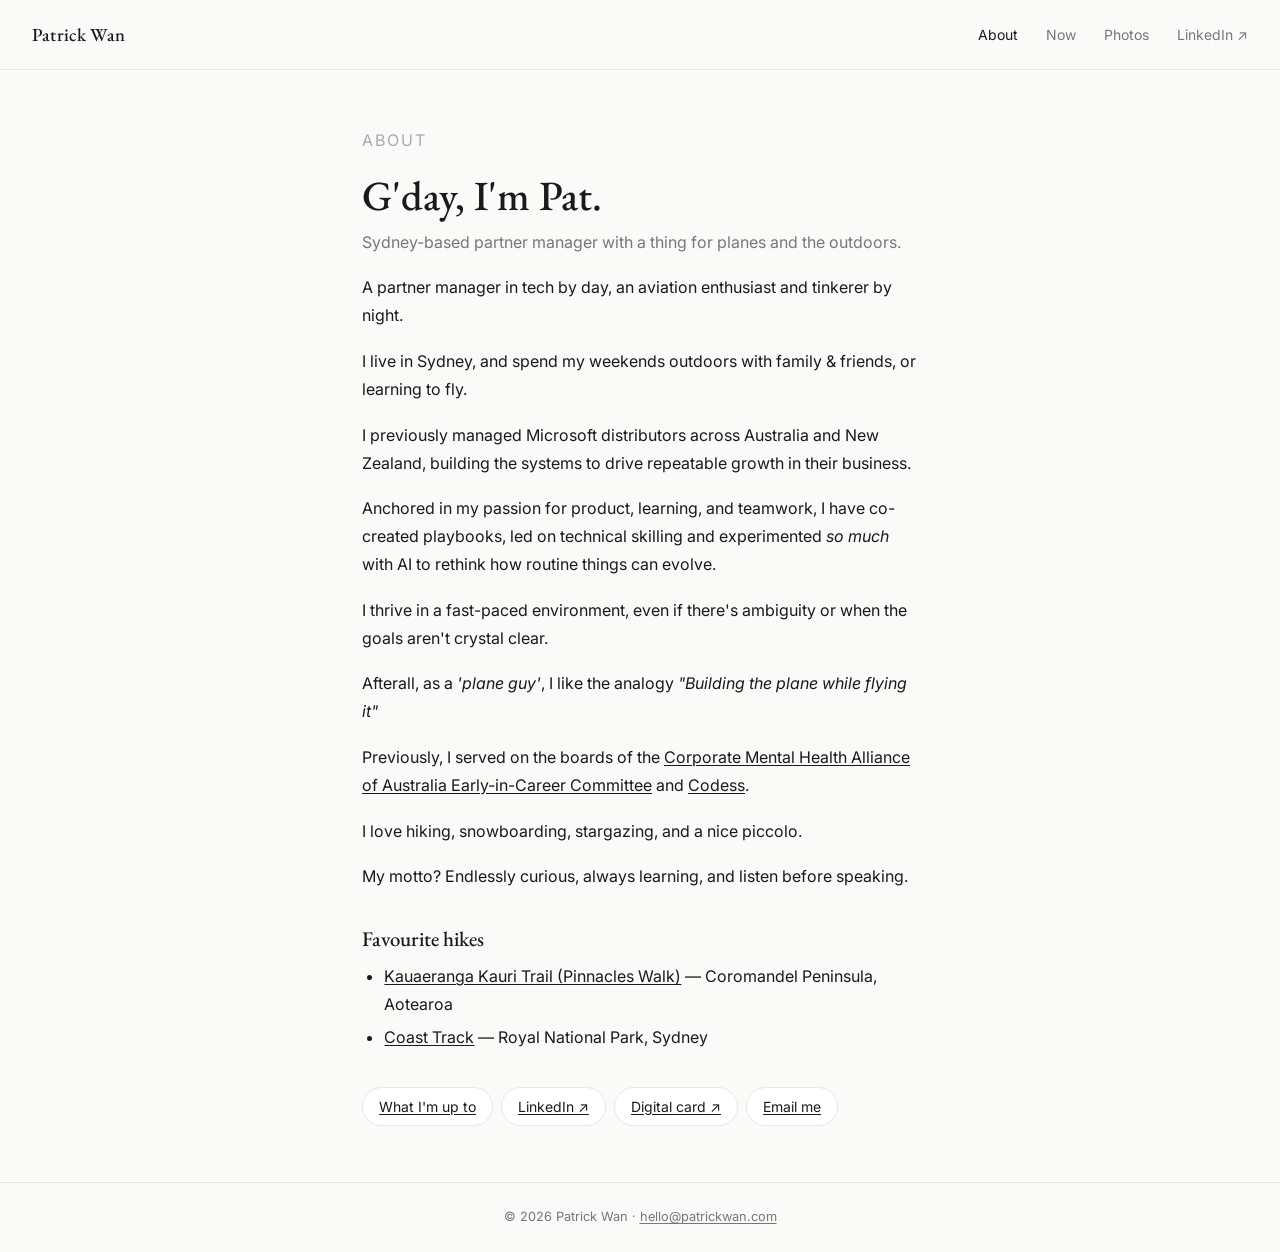
<file: intro/index.html>
<!DOCTYPE html>
<html lang="en-AU">
<head>
  <meta charset="UTF-8">
  <meta name="viewport" content="width=device-width, initial-scale=1.0">
  <title>About — Patrick Wan</title>

  <!-- SEO -->
  <meta name="description" content="About Patrick Wan — Sydney-based partner manager. Hiker, aviation enthusiast, oat-piccolo person. Currently with Microsoft.">
  <meta name="author" content="Patrick Wan">
  <link rel="canonical" href="https://patrickwan.com/intro/">

  <!-- Open Graph -->
  <meta property="og:title" content="About — Patrick Wan">
  <meta property="og:description" content="About Patrick Wan — Sydney-based partner manager. Hiker, aviation enthusiast, oat-piccolo person. Currently with Microsoft.">
  <meta property="og:url" content="https://patrickwan.com/intro/">
  <meta property="og:type" content="website">
  <meta property="og:site_name" content="Patrick Wan">
  <meta property="og:locale" content="en_AU">
  <meta property="og:image" content="https://patrickwan.com/files/og-image.jpg">
  <meta property="og:image:width" content="1200">
  <meta property="og:image:height" content="630">
  <meta property="og:image:alt" content="Patrick Wan — personal site">

  <!-- Twitter -->
  <meta name="twitter:card" content="summary_large_image">
  <meta name="twitter:title" content="About — Patrick Wan">
  <meta name="twitter:description" content="About Patrick Wan — Sydney-based partner manager. Hiker, aviation enthusiast, oat-piccolo person. Currently with Microsoft.">
  <meta name="twitter:image" content="https://patrickwan.com/files/og-image.jpg">

  <!-- Favicons -->
  <link rel="icon" href="/files/favicon-animated-png.png" type="image/png">
  <link rel="apple-touch-icon" sizes="180x180" href="/files/apple-touch-icon.png">
  <link rel="icon" type="image/png" sizes="32x32" href="/files/favicon-32x32.png">
  <link rel="icon" type="image/png" sizes="16x16" href="/files/favicon-16x16.png">
  <link rel="manifest" href="/files/site.webmanifest">
  <link rel="mask-icon" href="/files/safari-pinned-tab.svg" color="#5bbad5">
  <link rel="shortcut icon" href="/files/favicon.ico">
  <meta name="msapplication-TileColor" content="#da532c">
  <meta name="msapplication-config" content="/files/browserconfig.xml">
  <meta name="theme-color" content="#ffffff">

  <!-- Shared stylesheet -->
  <link rel="stylesheet" href="/css/style.css">
</head>
<body>

  <nav>
    <a class="nav-name" href="/">Patrick Wan</a>
    <ul class="nav-links">
      <li><a href="/intro">About</a></li>
      <li><a href="/now">Now</a></li>
      <li><a href="/photos">Photos</a></li>
      <li><a href="https://www.linkedin.com/in/patrick-wan/" target="_blank" rel="noopener">LinkedIn ↗</a></li>
    </ul>
  </nav>

  <main class="page-wrap">

    <p class="eyebrow">About</p>
    <h1>G'day, I'm Pat.</h1>
    <p class="photos-subtitle">Sydney-based partner manager with a thing for planes and the outdoors.</p>

    <p>A partner manager in tech by day, an aviation enthusiast and tinkerer by night.</p>

    <p>I live in Sydney, and spend my weekends outdoors with family &amp; friends, or learning to fly.</p>

    <p>I previously managed Microsoft distributors across Australia and New Zealand, building the systems to drive repeatable growth in their business. </p>
    <p>Anchored in my passion for product, learning, and teamwork, I have co-created playbooks, led on technical skilling and experimented <i>so much</i> with AI to rethink how routine things can evolve.</p>
    <p>I thrive in a fast-paced environment, even if there's ambiguity or when the goals aren't crystal clear.</p>
    <p>Afterall, as a <i>'plane guy'</i>, I like the analogy <i>"Building the plane while flying it"</i></p>

    <p>Previously, I served on the boards of the <a href="https://cmhaa.org.au/early-in-career/committee/">Corporate Mental Health Alliance of Australia Early-in-Career Committee</a> and <a href="https://careers.microsoft.com/v2/global/en/codess.html">Codess</a>.</p>

    <p>I love hiking, snowboarding, stargazing, and a nice piccolo.</p>
    <p>My motto? Endlessly curious, always learning, and listen before speaking.</p>

    <h3>Favourite hikes</h3>
    <ul>
      <li><a href="https://www.alltrails.com/trail/new-zealand/waikato/the-pinnacles-track">Kauaeranga Kauri Trail (Pinnacles Walk)</a> — Coromandel Peninsula, Aotearoa</li>
      <li><a href="https://www.alltrails.com/trail/australia/new-south-wales/royal-national-park-coast-track-south-to-north">Coast Track</a> — Royal National Park, Sydney</li>
    </ul>

    <div class="pill-row">
      <a class="pill" href="/now">What I'm up to</a>
      <a class="pill" href="https://www.linkedin.com/in/patrick-wan/" target="_blank" rel="noopener">LinkedIn ↗</a>
      <a class="pill" href="https://patrickwan.com/" target="_blank" rel="noopener">Digital card ↗</a>
      <a class="pill" href="mailto:hello@patrickwan.com">Email me</a>
    </div>

  </main>

  <footer>
    &copy; <span id="yr"></span> Patrick Wan ·
    <a href="mailto:hello@patrickwan.com">hello@patrickwan.com</a>
    <script>document.getElementById('yr').textContent = new Date().getFullYear();</script>
  </footer>

  <script src="/js/nav.js"></script>
</body>
</html>
</file>
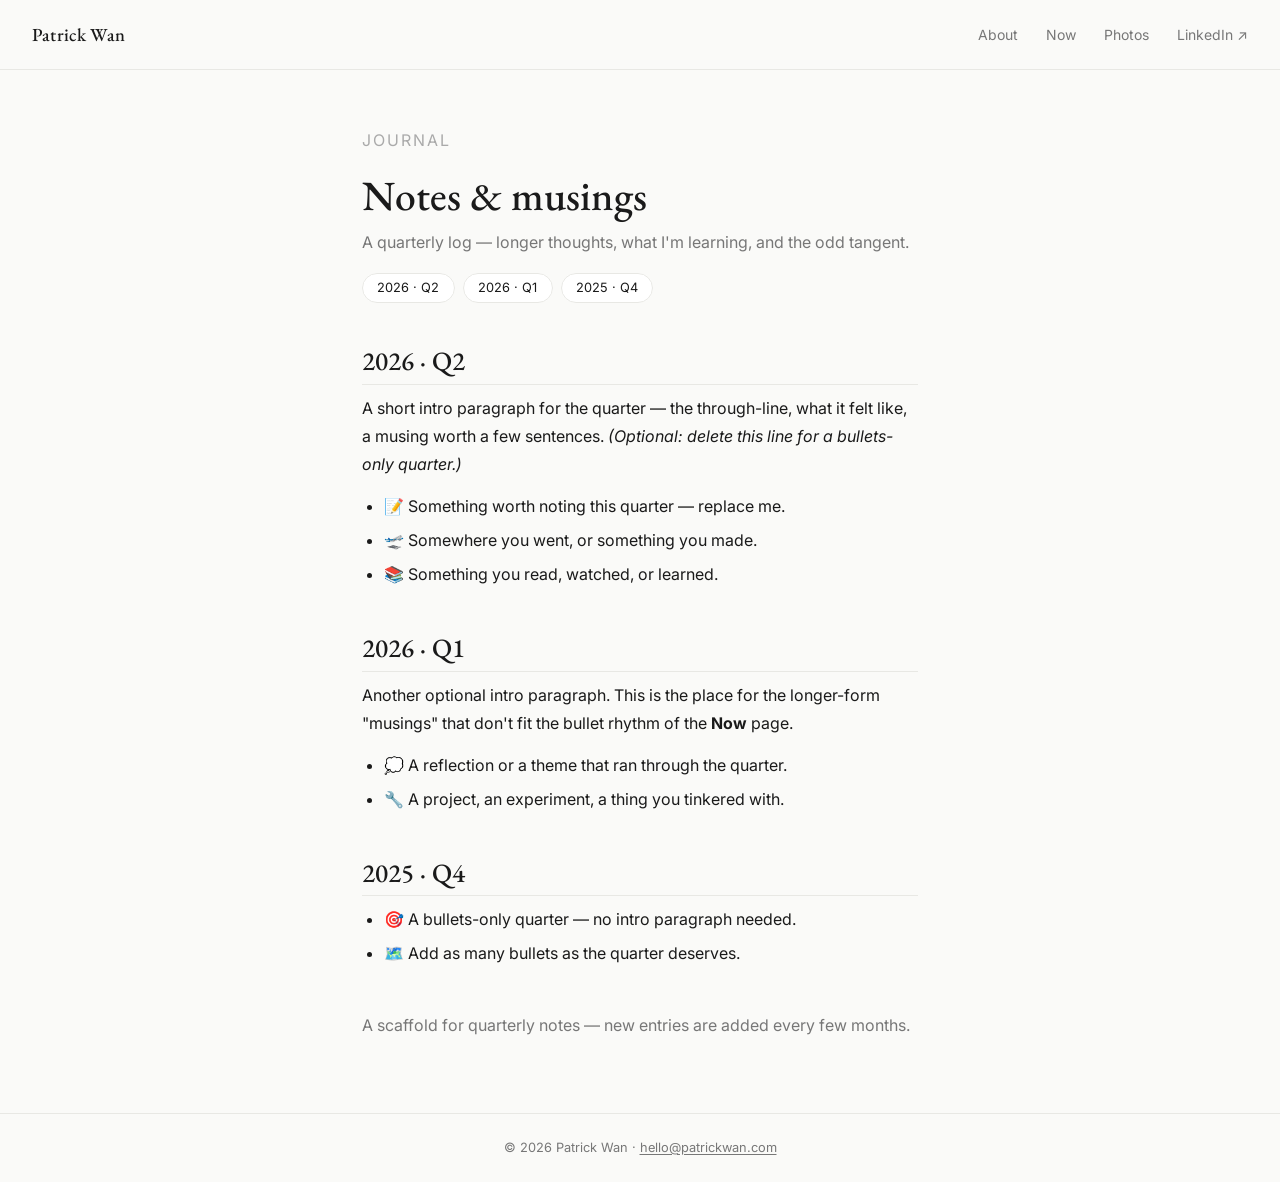
<file: journal/index.html>
<!DOCTYPE html>
<html lang="en-AU">
<head>
  <meta charset="UTF-8">
  <meta name="viewport" content="width=device-width, initial-scale=1.0">
  <title>Journal — Patrick Wan</title>

  <!-- Unlisted for now: keep out of search results until the content is real. -->
  <meta name="robots" content="noindex, follow">

  <!-- SEO -->
  <meta name="description" content="Patrick Wan's journal — a quarterly log of longer notes, musings, and what he's been thinking about.">
  <meta name="author" content="Patrick Wan">
  <link rel="canonical" href="https://patrickwan.com/journal/">

  <!-- Open Graph -->
  <meta property="og:title" content="Journal — Patrick Wan">
  <meta property="og:description" content="Patrick Wan's journal — a quarterly log of longer notes, musings, and what he's been thinking about.">
  <meta property="og:url" content="https://patrickwan.com/journal/">
  <meta property="og:type" content="website">
  <meta property="og:site_name" content="Patrick Wan">
  <meta property="og:locale" content="en_AU">
  <meta property="og:image" content="https://patrickwan.com/files/og-image.jpg">
  <meta property="og:image:width" content="1200">
  <meta property="og:image:height" content="630">
  <meta property="og:image:alt" content="Patrick Wan — personal site">

  <!-- Twitter -->
  <meta name="twitter:card" content="summary_large_image">
  <meta name="twitter:title" content="Journal — Patrick Wan">
  <meta name="twitter:description" content="Patrick Wan's journal — a quarterly log of longer notes, musings, and what he's been thinking about.">
  <meta name="twitter:image" content="https://patrickwan.com/files/og-image.jpg">

  <!-- Favicons -->
  <link rel="icon" href="/files/favicon-animated-png.png" type="image/png">
  <link rel="apple-touch-icon" sizes="180x180" href="/files/apple-touch-icon.png">
  <link rel="icon" type="image/png" sizes="32x32" href="/files/favicon-32x32.png">
  <link rel="icon" type="image/png" sizes="16x16" href="/files/favicon-16x16.png">
  <link rel="manifest" href="/files/site.webmanifest">
  <link rel="mask-icon" href="/files/safari-pinned-tab.svg" color="#5bbad5">
  <link rel="shortcut icon" href="/files/favicon.ico">
  <meta name="msapplication-TileColor" content="#da532c">
  <meta name="msapplication-config" content="/files/browserconfig.xml">
  <meta name="theme-color" content="#ffffff">

  <!-- Shared stylesheet -->
  <link rel="stylesheet" href="/css/style.css">
</head>
<body>

  <nav>
    <a class="nav-name" href="/">Patrick Wan</a>
    <ul class="nav-links">
      <li><a href="/intro">About</a></li>
      <li><a href="/now">Now</a></li>
      <li><a href="/photos">Photos</a></li>
      <li><a href="https://www.linkedin.com/in/patrick-wan/" target="_blank" rel="noopener">LinkedIn ↗</a></li>
    </ul>
  </nav>

  <main class="page-wrap">

    <p class="eyebrow">Journal</p>
    <h1>Notes &amp; musings</h1>
    <p class="photos-subtitle">A quarterly log — longer thoughts, what I'm learning, and the odd tangent.</p>

    <!-- ─── TABLE OF CONTENTS ────────────────────────────────────────────────
         A single horizontal strip of quarter links. On mobile it stays one line
         and scrolls sideways (swipe). To add a quarter: add an <li> here AND a
         matching <article id="…"> below. Keep both newest-first.
    ──────────────────────────────────────────────────────────────────────── -->
    <nav class="journal-toc" aria-label="Journal entries by quarter">
      <ul>
        <li><a href="#2026-q2">2026 · Q2</a></li>
        <li><a href="#2026-q1">2026 · Q1</a></li>
        <li><a href="#2025-q4">2025 · Q4</a></li>
      </ul>
    </nav>

    <!-- ─── ENTRIES — newest first ───────────────────────────────────────────
         Each quarter = one <article class="journal-entry" id="YYYY-qN" tabindex="-1">.
         Format: <h2> heading, an OPTIONAL intro <p>, then a <ul> of bullets.
         Delete the intro <p> if a quarter is bullets-only.
    ──────────────────────────────────────────────────────────────────────── -->

    <article class="journal-entry" id="2026-q2" tabindex="-1">
      <h2>2026 · Q2</h2>
      <p>A short intro paragraph for the quarter — the through-line, what it felt like, a musing worth a few sentences. <em>(Optional: delete this line for a bullets-only quarter.)</em></p>
      <ul>
        <li>📝 Something worth noting this quarter — replace me.</li>
        <li>🛫 Somewhere you went, or something you made.</li>
        <li>📚 Something you read, watched, or learned.</li>
      </ul>
    </article>

    <article class="journal-entry" id="2026-q1" tabindex="-1">
      <h2>2026 · Q1</h2>
      <p>Another optional intro paragraph. This is the place for the longer-form "musings" that don't fit the bullet rhythm of the <strong>Now</strong> page.</p>
      <ul>
        <li>💭 A reflection or a theme that ran through the quarter.</li>
        <li>🔧 A project, an experiment, a thing you tinkered with.</li>
      </ul>
    </article>

    <article class="journal-entry" id="2025-q4" tabindex="-1">
      <h2>2025 · Q4</h2>
      <ul>
        <li>🎯 A bullets-only quarter — no intro paragraph needed.</li>
        <li>🗺️ Add as many bullets as the quarter deserves.</li>
      </ul>
    </article>

    <p class="page-note">
      A scaffold for quarterly notes — new entries are added every few months.
    </p>

  </main>

  <footer>
    &copy; <span id="yr"></span> Patrick Wan ·
    <a href="mailto:hello@patrickwan.com">hello@patrickwan.com</a>
    <script>document.getElementById('yr').textContent = new Date().getFullYear();</script>
  </footer>

  <script src="/js/nav.js"></script>
</body>
</html>
</file>
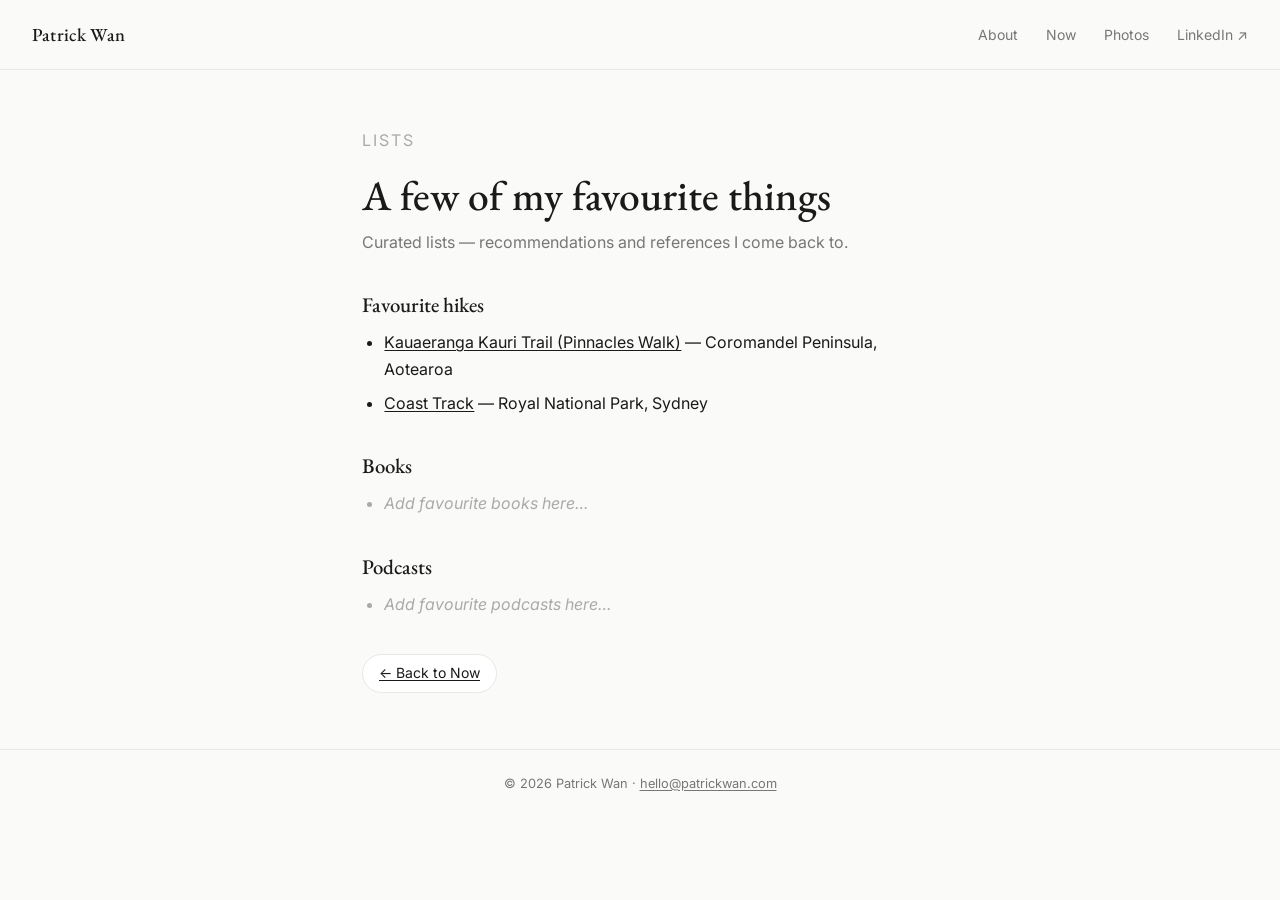
<file: lists/index.html>
<!DOCTYPE html>
<html lang="en-AU">
<head>
  <meta charset="UTF-8">
  <meta name="viewport" content="width=device-width, initial-scale=1.0">
  <title>Lists — Patrick Wan</title>

  <!-- SEO -->
  <meta name="description" content="Patrick Wan's curated lists — favourite hikes around Australia and New Zealand, with sections for books and podcasts.">
  <meta name="author" content="Patrick Wan">
  <link rel="canonical" href="https://patrickwan.com/lists/">

  <!-- Open Graph -->
  <meta property="og:title" content="Lists — Patrick Wan">
  <meta property="og:description" content="Patrick Wan's curated lists — favourite hikes around Australia and New Zealand, with sections for books and podcasts.">
  <meta property="og:url" content="https://patrickwan.com/lists/">
  <meta property="og:type" content="website">
  <meta property="og:site_name" content="Patrick Wan">
  <meta property="og:locale" content="en_AU">
  <meta property="og:image" content="https://patrickwan.com/files/og-image.jpg">
  <meta property="og:image:width" content="1200">
  <meta property="og:image:height" content="630">
  <meta property="og:image:alt" content="Patrick Wan — personal site">

  <!-- Twitter -->
  <meta name="twitter:card" content="summary_large_image">
  <meta name="twitter:title" content="Lists — Patrick Wan">
  <meta name="twitter:description" content="Patrick Wan's curated lists — favourite hikes around Australia and New Zealand, with sections for books and podcasts.">
  <meta name="twitter:image" content="https://patrickwan.com/files/og-image.jpg">

  <!-- Favicons -->
  <link rel="icon" href="/files/favicon-animated-png.png" type="image/png">
  <link rel="apple-touch-icon" sizes="180x180" href="/files/apple-touch-icon.png">
  <link rel="icon" type="image/png" sizes="32x32" href="/files/favicon-32x32.png">
  <link rel="icon" type="image/png" sizes="16x16" href="/files/favicon-16x16.png">
  <link rel="manifest" href="/files/site.webmanifest">
  <link rel="mask-icon" href="/files/safari-pinned-tab.svg" color="#5bbad5">
  <link rel="shortcut icon" href="/files/favicon.ico">
  <meta name="msapplication-TileColor" content="#da532c">
  <meta name="msapplication-config" content="/files/browserconfig.xml">
  <meta name="theme-color" content="#ffffff">

  <!-- Shared stylesheet -->
  <link rel="stylesheet" href="/css/style.css">
</head>
<body>

  <nav>
    <a class="nav-name" href="/">Patrick Wan</a>
    <ul class="nav-links">
      <li><a href="/intro">About</a></li>
      <li><a href="/now">Now</a></li>
      <li><a href="/photos">Photos</a></li>
      <li><a href="https://www.linkedin.com/in/patrick-wan/" target="_blank" rel="noopener">LinkedIn ↗</a></li>
    </ul>
  </nav>

  <main class="page-wrap">

    <p class="eyebrow">Lists</p>
    <h1>A few of my favourite things</h1>
    <p class="photos-subtitle">Curated lists — recommendations and references I come back to.</p>

    <h3>Favourite hikes</h3>
    <ul>
      <li>
        <a href="https://www.alltrails.com/trail/new-zealand/waikato/the-pinnacles-track">Kauaeranga Kauri Trail (Pinnacles Walk)</a>
        — Coromandel Peninsula, Aotearoa
      </li>
      <li>
        <a href="https://www.alltrails.com/trail/australia/new-south-wales/royal-national-park-coast-track-south-to-north">Coast Track</a>
        — Royal National Park, Sydney
      </li>
    </ul>

    <h3>Books</h3>
    <ul>
      <li class="now-placeholder">Add favourite books here…</li>
    </ul>

    <h3>Podcasts</h3>
    <ul>
      <li class="now-placeholder">Add favourite podcasts here…</li>
    </ul>

    <div class="pill-row">
      <a class="pill" href="/now">← Back to Now</a>
    </div>

  </main>

  <footer>
    &copy; <span id="yr"></span> Patrick Wan ·
    <a href="mailto:hello@patrickwan.com">hello@patrickwan.com</a>
    <script>document.getElementById('yr').textContent = new Date().getFullYear();</script>
  </footer>

  <script src="/js/nav.js"></script>
</body>
</html>
</file>
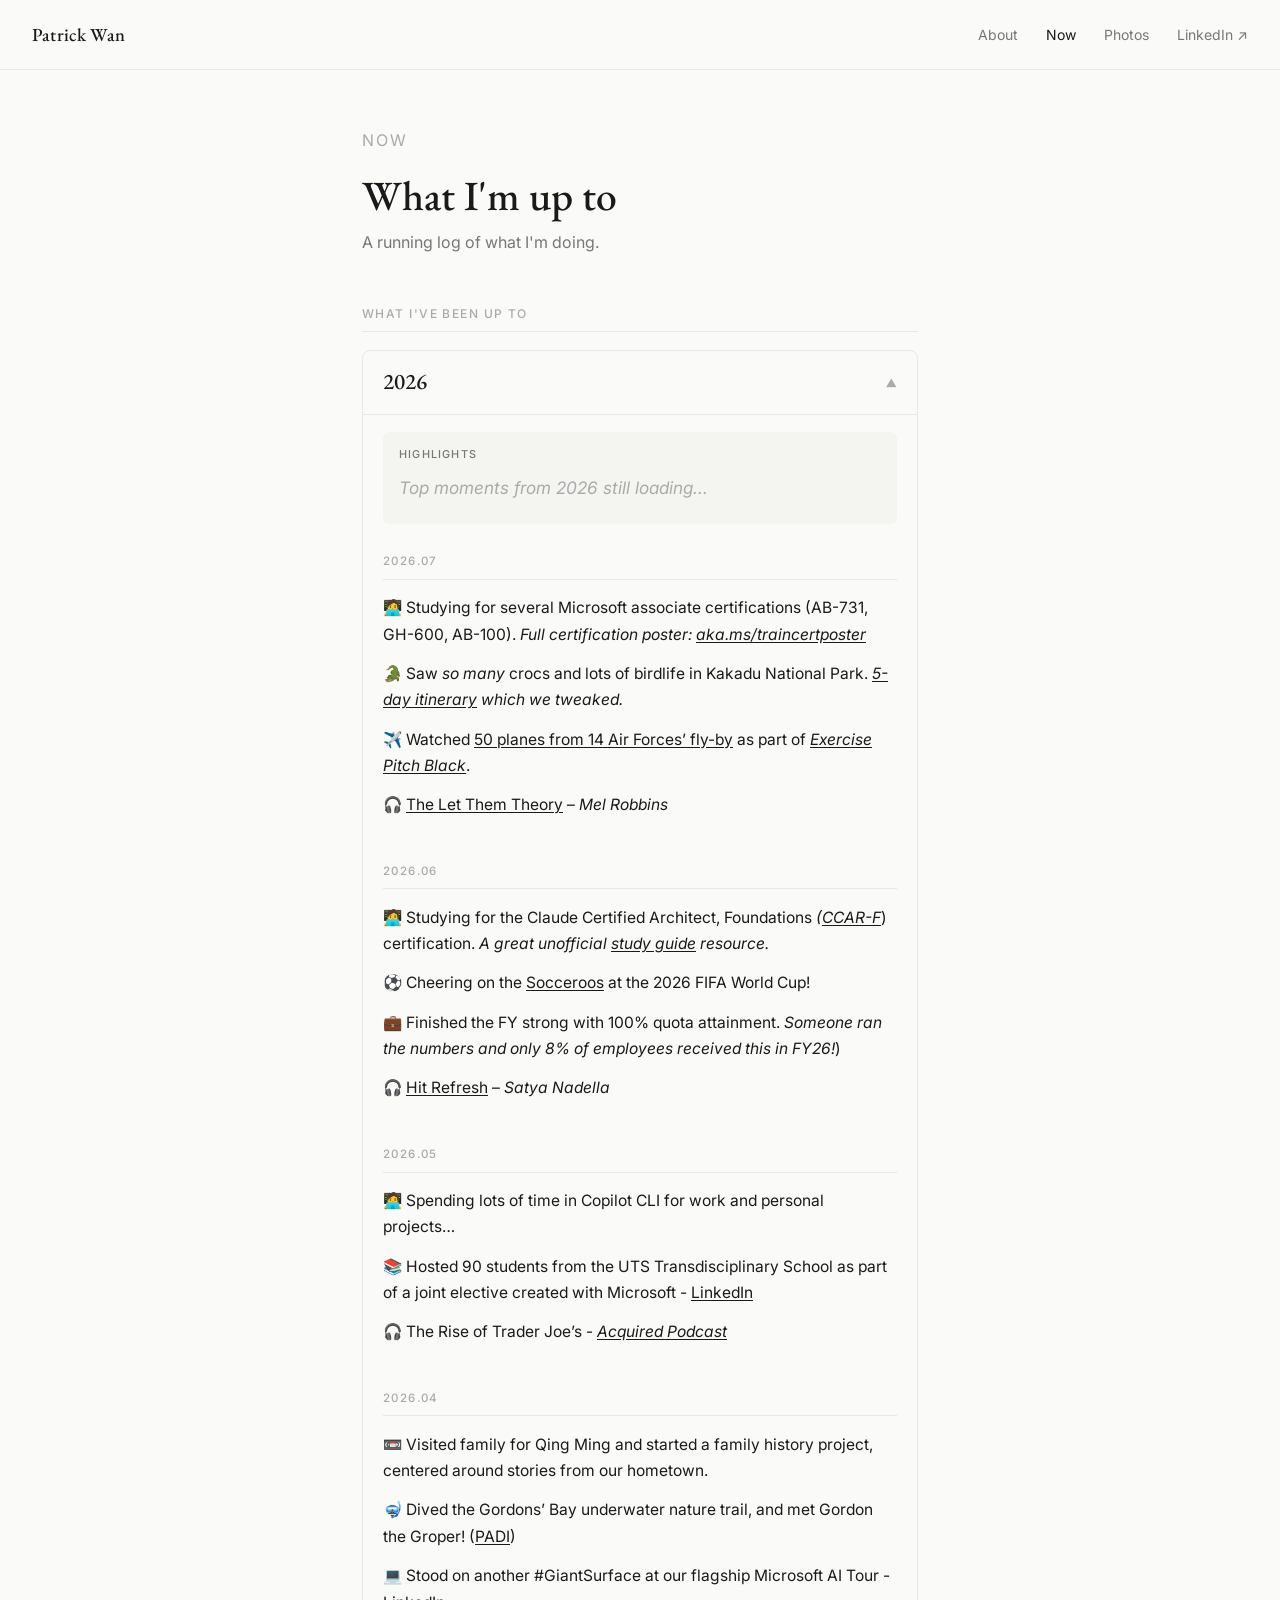
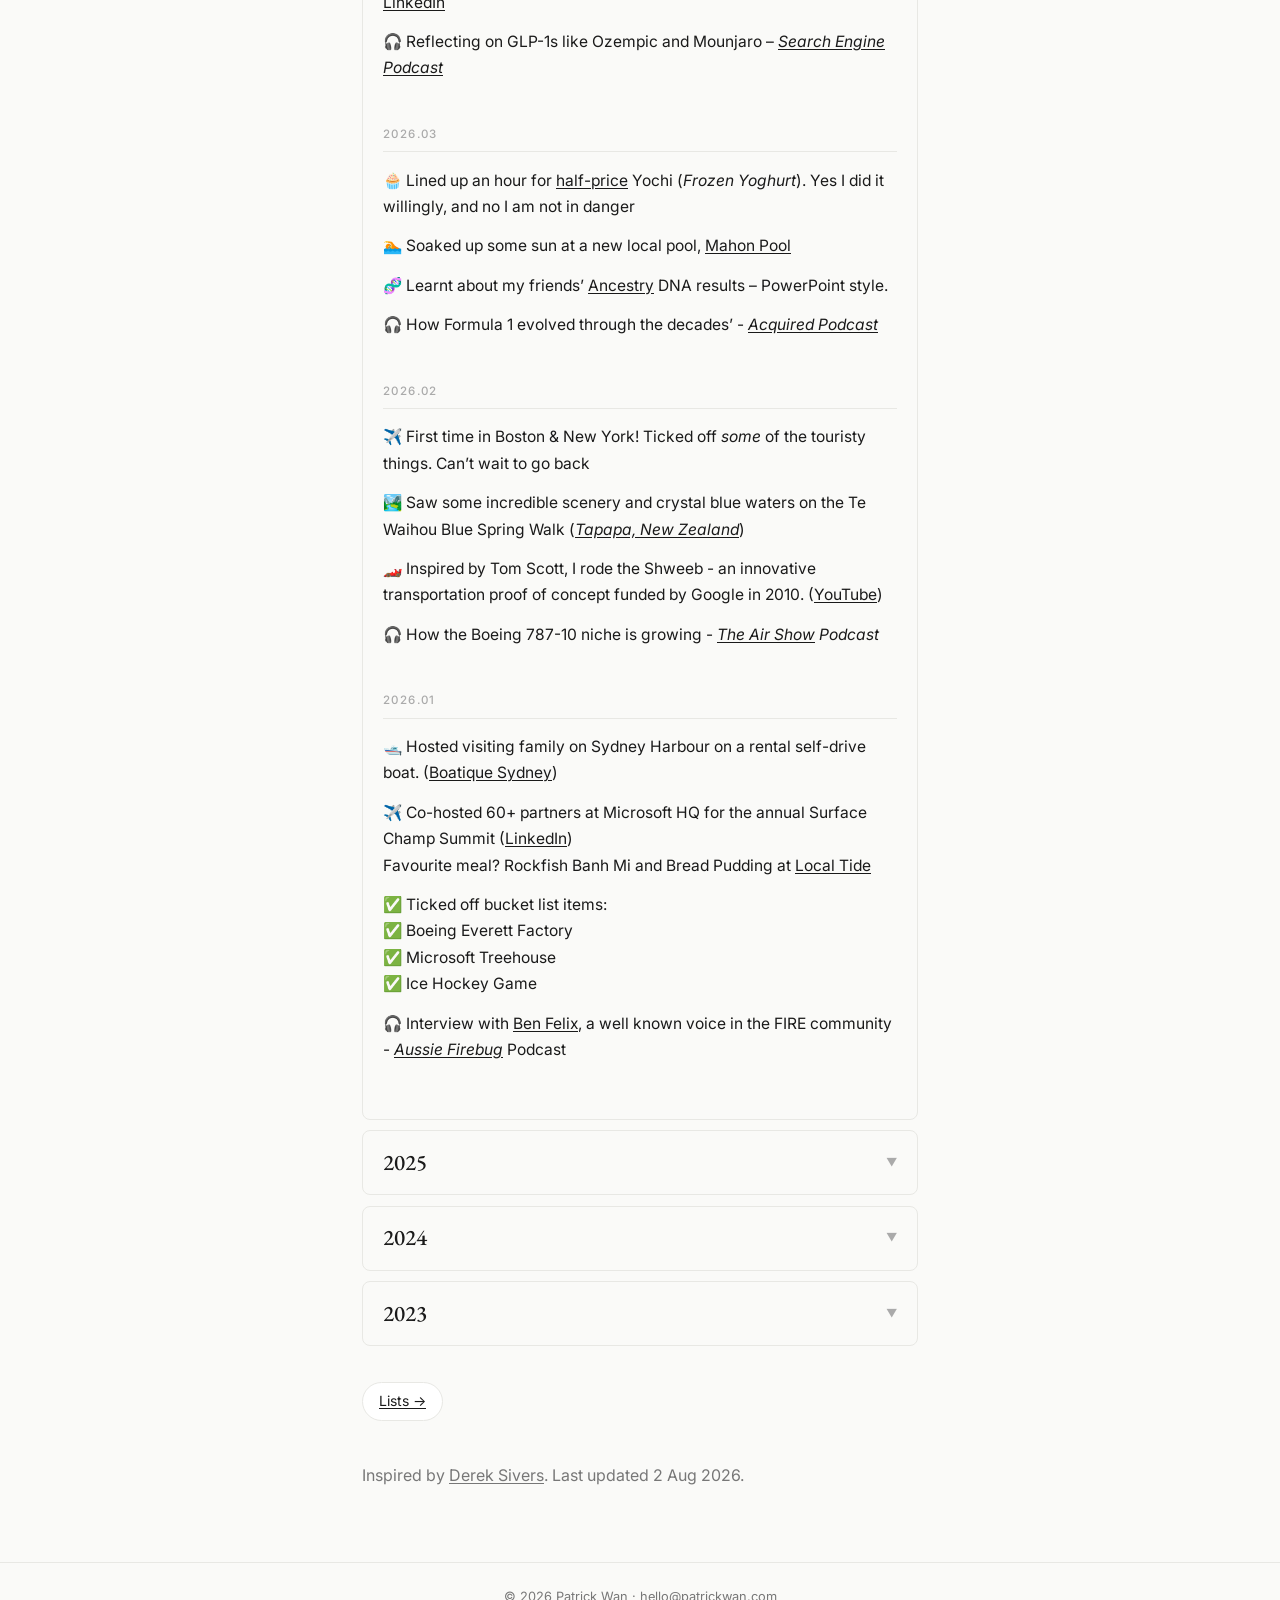
<file: now/index.html>
<!DOCTYPE html>
<html lang="en-AU">
<head>
  <meta charset="UTF-8">
  <meta name="viewport" content="width=device-width, initial-scale=1.0">
  <title>Now — Patrick Wan</title>

  <!-- SEO -->
  <meta name="description" content="What Patrick Wan is up to — a running month-by-month log of work, travel, podcasts, and life updates.">
  <meta name="author" content="Patrick Wan">
  <link rel="canonical" href="https://patrickwan.com/now/">

  <!-- Open Graph -->
  <meta property="og:title" content="Now — Patrick Wan">
  <meta property="og:description" content="What Patrick Wan is up to — a running month-by-month log of work, travel, podcasts, and life updates.">
  <meta property="og:url" content="https://patrickwan.com/now/">
  <meta property="og:type" content="website">
  <meta property="og:site_name" content="Patrick Wan">
  <meta property="og:locale" content="en_AU">
  <meta property="og:image" content="https://patrickwan.com/files/og-image.jpg">
  <meta property="og:image:width" content="1200">
  <meta property="og:image:height" content="630">
  <meta property="og:image:alt" content="Patrick Wan — personal site">

  <!-- Twitter -->
  <meta name="twitter:card" content="summary_large_image">
  <meta name="twitter:title" content="Now — Patrick Wan">
  <meta name="twitter:description" content="What Patrick Wan is up to — a running month-by-month log of work, travel, podcasts, and life updates.">
  <meta name="twitter:image" content="https://patrickwan.com/files/og-image.jpg">

  <!-- Favicons -->
  <link rel="icon" href="/files/favicon-animated-png.png" type="image/png">
  <link rel="apple-touch-icon" sizes="180x180" href="/files/apple-touch-icon.png">
  <link rel="icon" type="image/png" sizes="32x32" href="/files/favicon-32x32.png">
  <link rel="icon" type="image/png" sizes="16x16" href="/files/favicon-16x16.png">
  <link rel="manifest" href="/files/site.webmanifest">
  <link rel="mask-icon" href="/files/safari-pinned-tab.svg" color="#5bbad5">
  <link rel="shortcut icon" href="/files/favicon.ico">
  <meta name="msapplication-TileColor" content="#da532c">
  <meta name="msapplication-config" content="/files/browserconfig.xml">
  <meta name="theme-color" content="#ffffff">

  <!-- Shared stylesheet -->
  <link rel="stylesheet" href="/css/style.css">
</head>
<body>

  <nav>
    <a class="nav-name" href="/">Patrick Wan</a>
    <ul class="nav-links">
      <li><a href="/intro">About</a></li>
      <li><a href="/now">Now</a></li>
      <li><a href="/photos">Photos</a></li>
      <li><a href="https://www.linkedin.com/in/patrick-wan/" target="_blank" rel="noopener">LinkedIn ↗</a></li>
    </ul>
  </nav>

  <main class="page-wrap">

    <p class="eyebrow">Now</p>
    <h1>What I'm up to</h1>
    <p class="photos-subtitle">A running log of what I'm doing.</p>

    <!-- ─── CURRENT ENTRY ───────────────────────────────────────────────────
         To update: replace the month label and list items below,
         then move the old block into the correct year section.
    ─────────────────────────────────────────────────────────────────── -->
    <div class="now-block">
      <div class="now-month"><!-- YYYY.MM → update me --></div>
      <ul>
        <li class="now-placeholder">Add your current entries here, then move this block into the right year section below when done.</li>
      </ul>
    </div>

    <!-- ─── HISTORY — collapsible by year ──────────────────── -->
    <h2 class="now-history-heading">What I've been up to</h2>

    <details class="now-year" open>
      <summary>
        2026
        <span class="now-year-chevron">▼</span>
      </summary>
      <div class="now-year-body">

        <div class="now-highlight">
          <div class="now-highlight-label">Highlights</div>
          <ul>
            <li class="now-placeholder">Top moments from 2026 still loading...</li>
          </ul>
        </div>

        <div class="now-block">
          <div class="now-month">2026.07</div>
          <ul>
            <li>🧑‍💻 Studying for several Microsoft associate certifications (AB-731, GH-600, AB-100). <em>Full certification poster:</em> <a href="http://aka.ms/traincertposter"><em>aka.ms/traincertposter</em></a></li>
            <li>🐊 Saw <em>so many</em> crocs and lots of birdlife in Kakadu National Park. <a href="http://kakadu.gov.au/things-do/itineraries/kakadu-adventure-5-days/"><em>5-day itinerary</em></a> <em>which we tweaked.</em></li>
            <li>✈️ Watched <a href="https://www.youtube.com/watch?v=vdzpMI6n5Mc">50 planes from 14 Air Forces’ fly-by</a> as part of <a href="https://www.airforce.gov.au/our-work/exercises/exercise-pitch-black"><em>Exercise Pitch Black</em></a>.</li>
            <li>🎧 <a href="https://www.melrobbins.com/book/the-let-them-theory/">The Let Them Theory</a> – <em>Mel Robbins</em></li>
          </ul>
        </div>

        <div class="now-block">
          <div class="now-month">2026.06</div>
          <ul>
            <li>🧑‍💻 Studying for the Claude Certified Architect, Foundations <em>(</em><a href="https://anthropic-partners.skilljar.com/claude-certified-architect-foundations-certification/486716"><em>CCAR-F</em></a>) certification. <em>A great unofficial</em> <a href="https://github.com/dnacenta/claude-certified-architect"><em>study guide</em></a> <em>resource.</em></li>
            <li>⚽ Cheering on the <a href="https://socceroos.com.au/">Socceroos</a> at the 2026 FIFA World Cup!</li>
            <li>💼 Finished the FY strong with 100% quota attainment. <em>Someone ran the numbers and only 8% of employees received this in FY26!</em>)</li>
            <li>🎧 <a href="https://news.microsoft.com/hitrefresh/">Hit Refresh</a> – <em>Satya Nadella</em></li>
          </ul>
        </div>

        <div class="now-block">
          <div class="now-month">2026.05</div>
          <ul>
            <li>🧑‍💻 Spending lots of time in Copilot CLI for work and personal projects…</li>
            <li>📚 Hosted 90 students from the UTS Transdisciplinary School as part of a joint elective created with Microsoft - <a href="https://www.linkedin.com/posts/patrick-wan_microsoftanz-uts-ai-share-7460493583645687808-u98P/?utm_source=share&amp;utm_medium=member_desktop&amp;rcm=ACoAABnSB2UBBuhlAWWXCraXpk0RAAVzfIdLReo">LinkedIn</a></li>
            <li>🎧 The Rise of Trader Joe’s - <a href="https://open.spotify.com/episode/6MZDRSrYZN0mzBuTtWXscY"><em>Acquired Podcast</em></a></li>
          </ul>
        </div>

        <div class="now-block">
          <div class="now-month">2026.04</div>
          <ul>
            <li>📼 Visited family for Qing Ming and started a family history project, centered around stories from our hometown.</li>
            <li>🤿 Dived the Gordons’ Bay underwater nature trail, and met Gordon the Groper! (<a href="https://www.padi.com/dive-site/australia/gordons-bay/">PADI</a>)</li>
            <li>💻 Stood on another #GiantSurface at our flagship Microsoft AI Tour - <a href="https://www.linkedin.com/posts/menishanaran_giantsurface-microsoftaitour-microsoftanz-ugcPost-7460866187053301760-nRwY/?utm_source=share&amp;utm_medium=member_desktop&amp;rcm=ACoAABnSB2UBBuhlAWWXCraXpk0RAAVzfIdLReo">LinkedIn</a></li>
            <li>🎧 Reflecting on GLP-1s like Ozempic and Mounjaro – <a href="https://open.spotify.com/episode/1j1SjiQU2TvfjOgMBNqtUx"><em>Search Engine Podcast</em></a></li>
          </ul>
        </div>

        <div class="now-block">
          <div class="now-month">2026.03</div>
          <ul>
            <li>🧁 Lined up an hour for <a href="https://www.ozbargain.com.au/node/953011">half-price</a> Yochi (<em>Frozen Yoghurt</em>). Yes I did it willingly, and no I am not in danger</li>
            <li>🏊 Soaked up some sun at a new local pool, <a href="https://maps.app.goo.gl/bp6bm5nv1i9sfnTD7">Mahon Pool</a></li>
            <li>🧬 Learnt about my friends’ <a href="https://www.ancestry.com.au/">Ancestry</a> DNA results – PowerPoint style.</li>
            <li>🎧 How Formula 1 evolved through the decades’ - <a href="https://open.spotify.com/episode/2rWH0CrSA7M57iMRxzGlaR"><em>Acquired Podcast</em></a></li>
          </ul>
        </div>

        <div class="now-block">
          <div class="now-month">2026.02</div>
          <ul>
            <li>✈️ First time in Boston &amp; New York! Ticked off <em>some</em> of the touristy things.  Can’t wait to go back</li>
            <li>🏞️ Saw some incredible scenery and crystal blue waters on the Te Waihou Blue Spring Walk (<a href="https://maps.app.goo.gl/7U1YhyRpisrJVbhv9"><em>Tapapa, New Zealand</em></a>)</li>
            <li>🏎️ Inspired by Tom Scott, I rode the Shweeb - an innovative transportation proof of concept funded by Google in 2010. (<a href="https://www.youtube.com/watch?v=7qNOtgrIjO4">YouTube</a>)</li>
            <li>🎧 How the Boeing 787-10 niche is growing - <a href="https://open.spotify.com/episode/0UGfuiFdFYweLVbUzfA4gX"><em>The Air Show</em></a><em> Podcast</em></li>
          </ul>
        </div>

        <div class="now-block">
          <div class="now-month">2026.01</div>
          <ul>
            <li>🛥️ Hosted visiting family on Sydney Harbour on a rental self-drive boat. (<a href="https://club.boatiquesydneyboathire.com.au/b/axopar-28">Boatique Sydney</a>)</li>
            <li>✈️ Co-hosted 60+ partners at Microsoft HQ for the annual Surface Champ Summit (<a href="https://www.linkedin.com/feed/update/urn:li:activity:7423231763075899392/">LinkedIn</a>)<br>Favourite meal? Rockfish Banh Mi and Bread Pudding at <a href="https://maps.app.goo.gl/VRQWVD6a996j4PiR6">Local Tide</a></li>
            <li>✅ Ticked off bucket list items:<br>✅ Boeing Everett Factory<br>✅ Microsoft Treehouse<br>✅ Ice Hockey Game</li>
            <li>🎧 Interview with <a href="https://www.youtube.com/@BenFelixCSI">Ben Felix</a>, a well known voice in the FIRE community - <a href="https://open.spotify.com/episode/37jYyHmZNqwvkkrMoLqzYB"><em>Aussie Firebug</em></a> Podcast</li>
          </ul>
        </div>

      </div><!-- /.now-year-body -->
    </details>

    <details class="now-year">
      <summary>
        2025
        <span class="now-year-chevron">▼</span>
      </summary>
      <div class="now-year-body">

        <div class="now-highlight">
          <div class="now-highlight-label">Highlights</div>
          <ul>
            <li>🤿 Unlocked a new hobby – Scuba Diving!</li>
            <li>✈️ Travelling with friends and family – especially to quieter cities</li>
            <li>🪩 So many live gigs and fresh hits!</li>
          </ul>
        </div>

        <div class="now-block">
          <div class="now-month">2025.12</div>
          <ul>
            <li>🕺 Saw <a href="https://www.parcelsmusic.com/">Parcels</a> at a dream venue, the steps of the Sydney Opera House!</li>
            <li>🪩 Also saw Dom Dolla at his largest gig to date – <a href="https://www.youtube.com/watch?v=4Lqyh7cWRxQ">Allianz Stadium</a>. 10/10 to the production team</li>
            <li>🎄 So many secret and bad santas, Christmas feasts and catch-ups</li>
            <li>🎧 An overview of Lisa Su, CEO of AMD (<em>who’s also related to Jensen Huang!</em>) – <a href="https://open.spotify.com/episode/23rAHXohCGgML70sNGtbck"><em>The Journal</em></a></li>
          </ul>
        </div>

        <div class="now-block">
          <div class="now-month">2025.11</div>
          <ul>
            <li>⛰️ Annual <a href="https://www.nationalparks.nsw.gov.au/things-to-do/walking-tracks/the-coast-track">Coast Track Walk</a> – Royal National Park (29km)</li>
            <li>🏊 Visited pools around Sydney – our favourite so far, <a href="https://www.northsydney.nsw.gov.au/directory-record/1523/maccallum-pool">Maccallum Pool</a></li>
            <li>🎧 What’s wrong with American Airlines – <a href="https://open.spotify.com/episode/2hXXR4865o8WfkqeXsP6j2"><em>The Air Show</em></a></li>
          </ul>
        </div>

        <div class="now-block">
          <div class="now-month">2025.10</div>
          <ul>
            <li>📖 Co-Designed and Hosted our biggest ever ANZ Surface Champ Summit (<a href="https://www.linkedin.com/posts/nicolechristofides_surface-copilotpc-microsoftsurface-ugcPost-7386700609040629762-lRlr/">LinkedIn</a>)</li>
            <li>🐶 Saw Pitbull at Fridayz. Yes we all dressed up 👨‍🦲</li>
            <li>🎧 Unpacking a decade of Pixel hardware – <a href="https://open.spotify.com/episode/3ryZjRymbmon3jFEAwnCBE"><em>Made by Google Podcast</em></a></li>
          </ul>
        </div>

        <div class="now-block">
          <div class="now-month">2025.09</div>
          <ul>
            <li>🚘 Family roadtrip through the Japanese Alps (Nagoya to Kanazawa)</li>
            <li>🏂 Annual snowboard trip to Queenstown – Cardrona</li>
            <li>🎧 The science behind altruism – <a href="https://open.spotify.com/episode/4WfTKB2GAc5cqB9TO8XzVz"><em>Hidden Brain</em></a></li>
          </ul>
        </div>

        <div class="now-block">
          <div class="now-month">2025.08</div>
          <ul>
            <li>🥂 Celebrated the first wedding in a close friend group in Bali</li>
            <li>⛰️ Climbed Mount Batur in Bali</li>
            <li>🎧 The origins of Google’s Search Engine - <a href="https://open.spotify.com/episode/64V71y4FpMlZ8Mymwu5Xts"><em>Acquired Podcast</em></a></li>
          </ul>
        </div>

        <div class="now-block">
          <div class="now-month">2025.07</div>
          <ul>
            <li>🎮 Helped build custom gaming setups with sick kids at the <a href="https://www.microsoft.com/en-au/area/business/diversity-inclusion/families/gaming-for-good?msockid=09de3884ea7364e71c832f92eb2765a7">Westmead Children’s Hospital</a>.</li>
            <li>🤿 Tried to Scuba with the Grey Nurse Sharks at <a href="https://www.divebondi.com.au/bushrangers-bay">Bushrangers Bay</a>. They must’ve been out hunting that day.</li>
            <li>🎧 Learning about Iran’s history via ABC’s <a href="https://open.spotify.com/episode/1srYhryM3WC6k1NZpKoaJu"><em>If You're Listening </em></a>Podcast</li>
          </ul>
        </div>

        <div class="now-block">
          <div class="now-month">2025.06</div>
          <ul>
            <li>🎂 Celebrated so many birthdays, anniversaries, visitors and an engagement!</li>
            <li>⚡ Test drove EVs at the Melbourne EV Auto Show. My favourite? The Merc. G580EQ. 0-100 in 4s. Feels illegal in a 3-tonne tank.</li>
            <li>🎧 How to Thrive in a Distracted World – <a href="https://open.spotify.com/episode/0GWN6MSw218dmzY3DiYxyE"><em>Finding Mastery with Dr. Michael Gervais</em></a></li>
          </ul>
        </div>

        <div class="now-block">
          <div class="now-month">2025.05</div>
          <ul>
            <li>🍂 Roadtrip to Bowral for some beautiful parks filled with autumn colours.</li>
            <li>📢 Spoke on a panel about being AI-Ready with Windows 11 &amp; Copilot+ PCs (<a href="https://www.linkedin.com/feed/update/urn:li:activity:7333415783206633481/">LinkedIn</a>)</li>
            <li>🎧 Creating diverse and inclusive spaces for Asian communities’ within an org. – <a href="https://open.spotify.com/episode/1Qv8rlGYSYMndQ6skIZ4YX"><em>Bain’s Beyond The Bio</em></a></li>
          </ul>
        </div>

        <div class="now-block">
          <div class="now-month">2025.04</div>
          <ul>
            <li>😌 Hosted Dr. Michael Gervais a Performance Psychologist from <a href="https://findingmastery.com/"><em>Finding Mastery</em></a> as part of the <a href="https://www.linkedin.com/posts/cmhaa-mentallyhealthyworkplaces-strongertogether-ugcPost-7330765363455971330-xAdW/?utm_source=share&amp;utm_medium=member_desktop&amp;rcm=ACoAABnSB2UBBuhlAWWXCraXpk0RAAVzfIdLReo">CMHAA Annual Gathering</a></li>
            <li>🪦 Visited the tombstone of our 2<sup>nd</sup> generation ancestor for <a href="https://en.wikipedia.org/wiki/Qingming_Festival">Qing Ming</a>. (I’m Generation 24!)</li>
            <li>🎧 <a href="https://open.spotify.com/episode/3L4OnM1NOLxBYM0Cu3nzKi"><em>“Liberation Day” Tariffs</em></a> – analysis from the WSJ</li>
          </ul>
        </div>

        <div class="now-block">
          <div class="now-month">2025.03</div>
          <ul>
            <li>🗻 Visited Everest Base Camp, (Mount Qomolangma). <a href="https://photos.app.goo.gl/JUftak7qTVQAZnm37">Sunrise Timelapse</a></li>
            <li>🫶 Used a team volunteering day at <a href="https://www.relove.org.au/">ReLove</a>, helping furnish homes of people moving into crisis accommodation, to help them build a home and a fresh start.</li>
            <li>🎧 How grudges hurt us more vs. others. “<a href="https://open.spotify.com/episode/3654em6bdoXyzflCSy1CY9"><em>No Hard Feelings</em></a>” - <em>Hidden Brain Podcast</em></li>
          </ul>
        </div>

        <div class="now-block">
          <div class="now-month">2025.02</div>
          <ul>
            <li>💻 Spoke at our <a href="https://photos.app.goo.gl/xh4NNjFmjhYF4NEE7">Asia Town Hall</a> about Copilot+ PCs and their role in driving AI adoption in our partner ecosystem</li>
            <li>🤿 Picked up my PADI Open Water Scuba certification!</li>
            <li>🎧 How to engage people in meaningful ways – “<a href="https://open.spotify.com/episode/3TOqCRsUfgyUGPYGNuzdjO"><em>We need to talk</em></a>” - <em>Hidden Brain</em></li>
          </ul>
        </div>

        <div class="now-block">
          <div class="now-month">2025.01</div>
          <ul>
            <li>🪸 Visited the Great Barrier Reef with family</li>
            <li>📦 Celebrated 25 years of Geocaching at the <a href="https://www.geocaching.com/geocache/GCACHF8_sydney-geoquest">Sydney GeoQuest</a> / Block Party with 500 other Geocachers!</li>
            <li>🎧 The time a paid pen-tester broke into the <a href="https://open.spotify.com/episode/51fVAGPHaYGyg1fsw92nZ2"><em>wrong bank</em></a> – <em>Darknet Diaries Podcast</em></li>
          </ul>
        </div>

      </div><!-- /.now-year-body -->
    </details>

    <details class="now-year">
      <summary>
        2024
        <span class="now-year-chevron">▼</span>
      </summary>
      <div class="now-year-body">

        <div class="now-highlight">
          <div class="now-highlight-label">Highlights</div>
          <ul>
            <li>👨‍👩‍👧‍👦 So many great family moments – hosting visitors and rekindling old connections in our hometown</li>
            <li>🤝 Embraced new colleagues across Asia, while building new work relationships across the <em>dutch</em> (Kiwi for “ditch”)</li>
            <li>🛬 Spotted planes in <a href="https://www.spotterguide.net/planespotting/asia/japan/tokyo-hnd-rjtt/">Tokyo</a>, <a href="https://www.spotterguide.net/planespotting/oceania/new-zealand/auckland-akl-nzaa/">Auckland</a>, <a href="https://www.spotterguide.net/planespotting/asia/thailand/bangkok-suvarn-bkk-vtbs/">Bangkok</a>, <a href="https://www.spotterguide.net/planespotting/asia/china/hong-kong-hkg-vhhh/">Hong Kong</a> and <a href="https://www.spotterguide.net/planespotting/oceania/australia/sydney-syd-yssy/">Sydney</a></li>
          </ul>
        </div>

        <div class="now-block">
          <div class="now-month">2024.12</div>
          <ul>
            <li>💻 Stood on the #GiantSurface at our 2024 Microsoft AI Tour (<a href="https://www.linkedin.com/posts/patrick-wan_giantsurface-microsoftaitour-activity-7272585624606400512-DBix?utm_source=share&amp;utm_medium=member_desktop&amp;rcm=ACoAABnSB2UBBuhlAWWXCraXpk0RAAVzfIdLReo">LinkedIn</a>)</li>
            <li>🍷 Visited one of my favourite wineries (again) – <a href="https://www.debortoli.com.au/">De Bortoli Wines</a></li>
            <li>🍤 Hosted overseas family at <a href="https://maps.app.goo.gl/xstvimbYUAeTijBUA">Taste of Shunde</a> – a must visit for seafood lovers</li>
            <li>🎧 How did the first democracy die? – <a href="https://open.spotify.com/episode/2Yri1TzyePmlAKh3whpt5W"><em>Search Engine</em></a> Podcast</li>
          </ul>
        </div>

        <div class="now-block">
          <div class="now-month">2024.11</div>
          <ul>
            <li>🕺 Finally saw Coldplay LIVE in Sydney! Favourite song? Life In Technicolor ii</li>
            <li>🚲 <a href="https://www.hhblbikelane.com/">Cycled around Bangkok Airport</a> – a must do if you love planespotting!</li>
            <li>💪 Co-designed then hosted our inaugural ANZ Surface Champ Summit. (<a href="https://www.linkedin.com/feed/update/urn:li:activity:7268163363577163776/">LinkedIn</a>)</li>
            <li>🎧 Binged the <a href="https://www.acquired.fm/"><em>Acquired Podcast</em></a> (Qualcomm, Microsoft, Costco)– known as <em>“</em><u><em>The</em></u><em> definitive history &amp; strategy of the world’s greatest companies”</em></li>
          </ul>
        </div>

        <div class="now-block">
          <div class="now-month">2024.10</div>
          <ul>
            <li>⛰️ Annual <a href="https://www.nationalparks.nsw.gov.au/things-to-do/walking-tracks/the-coast-track">Coast Track Walk</a> – Royal National Park (29km)</li>
            <li>🕺 Second Lime Cordiale concert for 2024 – this time with dad!</li>
            <li>🎧 How SpaceX dominated the space industry – <a href="https://www.bloomberg.com/news/audio/2024-06-11/odd-lots-elon-musk-dominates-space-like-no-one-before-podcast"><em>Bloomberg’s Odd Lots</em></a></li>
          </ul>
        </div>

        <div class="now-block">
          <div class="now-month">2024.09</div>
          <ul>
            <li>✈️ Farm-stay in <a href="https://maps.app.goo.gl/U3Wz8FVWvWa3N13k8">Wingham</a> – where Australia’s pioneering aviator, Nancy Bird Walton first flew in a plane. <a href="https://www.airbnb.com.au/rooms/771804145663947368">(Airbnb)</a></li>
            <li>🦘 Discovered so many cute wombats at the <a href="https://newcastle.nsw.gov.au/blackbutt-reserve/blackbutt-reserve-home">Blackbutt Reserve</a> in Newcastle. It’s free!</li>
            <li>🍷 Visited one of my favourite wineries – <a href="https://www.debortoli.com.au/">De Bortoli Wines</a></li>
          </ul>
        </div>

        <div class="now-block">
          <div class="now-month">2024.08</div>
          <ul>
            <li>🕺 Snagged $9 tickets to a <a href="https://www.bring.com.au/news-feed/american-express-lime-cordiale-friends-bring/">Lime Cordiale show</a>. Special guest - Ruel</li>
            <li>🏂 Annual snowboard trip to Queenstown – Remarks &amp; Coronet Peak</li>
            <li>🎧 What business can learn from “geeks”, and the unconventional solutions they can find to business problems – <a href="https://www.youtube.com/watch?v=ply3vdbV-h4"><em>McKinsey Podcast</em></a></li>
          </ul>
        </div>

        <div class="now-block">
          <div class="now-month">2024.07</div>
          <ul>
            <li>✈️ Met with overseas family in Japan – <a href="https://maps.app.goo.gl/nbLQNoMM4q83XEMz8">favourite food</a> from this trip</li>
            <li>🎥 Watched secret-ish… <a href="https://beaumiles.com/screenings/"><em>previews of Beau Miles’ short films</em></a>. A great storyteller based in the Gippsland.</li>
            <li>🎧 How Luis von Ahn built reCAPTCHA and Duolingo – <a href="https://open.spotify.com/episode/04ZhRMyJZCVpmD8uy37x9I"><em>How I Built This with Guy Raz</em></a></li>
          </ul>
        </div>

        <div class="now-block">
          <div class="now-month">2024.06</div>
          <ul>
            <li>✨ Showcased our new device category, Copilot+ PCs at the <a href="https://april5.com.au/project/voguecodesxcopilot/">Vogue Codes x Copilot event</a> at Carriageworks</li>
            <li>🔍 Found a <a href="https://www.geocaching.com/geocache/GCAH1PK_throsby-creek">geocache</a> under a bridge in Newcastle</li>
            <li>🎧 <a href="https://www.youtube.com/watch?v=H1JP759pHxI"><em>Parcels – Live from Red Rocks</em></a>, Colorado - bucket list venue of mine, and a must listen for any indie fans!</li>
          </ul>
        </div>

        <div class="now-block">
          <div class="now-month">2024.05</div>
          <ul>
            <li>📣 Presented on the co-sell opportunity for devices and Copilot at the <a href="https://www.reseller.co.nz/article/2099144/partners-key-to-unlocking-microsoft-copilots-value-to-nz-businesses.html">Microsoft AI Partner Innovate</a> event in Auckland</li>
            <li>🪓 Tried axe-throwing… unsuccessfully…</li>
            <li>🎧 <a href="https://gastropod.com/all-you-can-eat-the-true-story-behind-americas-most-popular-seafood/"><em>Gastropod</em></a>: Behind the supply chain of “Shrimp” (Prawns) in America</li>
          </ul>
        </div>

        <div class="now-block">
          <div class="now-month">2024.04</div>
          <ul>
            <li>🔥 Reconnected with family for <a href="https://en.wikipedia.org/wiki/Qingming_Festival">Qing Ming</a>, and offered lots of joss paper for our ancestors in the afterlife</li>
            <li>🏎️ Drank lots of Luckin coffee and milk tea on the way to the Shanghai F1</li>
            <li>🎧 Understanding how the EU is seeking to promote competition in the tech sector through the Digital Markets Act - <a href="https://www.goloudnow.com/podcasts/decoder-with-nilay-patel-385/how-europes-digital-markets-act-is-reshaping-big-tech-461242"><em>Decoder with Nilay Patel</em></a></li>
          </ul>
        </div>

        <div class="now-block">
          <div class="now-month">2024.03</div>
          <ul>
            <li>🧠 Spoke on a panel at the <a href="https://www.linkedin.com/posts/corporate-mental-health-alliance-australia_cmhaa-2024-annual-gathering-summary-activity-7182948033305743360-tMOS">CMHAA Annual Gathering</a> on the role of Early-in-Career employees in building diverse and collaborative teams</li>
            <li>🕺 2x Fred again.. Concerts – such a fantastic <a href="https://www.youtube.com/watch?v=c0-hvjV2A5Y">live act</a>. Highly recommend</li>
            <li>🎧 <a href="https://www.npr.org/2024/03/07/1196978795/sustainable-seafood-responsible-fish-guide"><em>Life Kit</em></a> – Responsible ways to eat seafood</li>
          </ul>
        </div>

        <div class="now-block">
          <div class="now-month">2024.02</div>
          <ul>
            <li>💼 First trip covering my new partners – in New Zealand!</li>
            <li>🐄 Discovered the best chocolate milk out there from <a href="https://lewisroadcreamery.co.nz/products/fresh-chocolate-milk-300ml">Lewis Road Creamery</a></li>
            <li>🎧 Understanding how passkeys work, why you should use a third-party password manager, and password hygiene - <a href="https://www.youtube.com/watch?v=shumN3hM198"><em>Vergecast</em></a></li>
          </ul>
        </div>

        <div class="now-block">
          <div class="now-month">2024.01</div>
          <ul>
            <li>🛳️ First Cruise on the Ovation of the Seas – bumped into a friend from primary school!</li>
            <li>🐉 Celebrated the Year of the Dragon with lots of family feasts</li>
            <li>🎧 A look into <a href="https://dexa.ai/bestoneyet/d/1b956cde-13c8-11ef-b4a1-579eeb97e851"><em>Qualcomm’s 3,854 patents</em></a> filed in 2023</li>
          </ul>
        </div>

      </div><!-- /.now-year-body -->
    </details>

    <details class="now-year">
      <summary>
        2023
        <span class="now-year-chevron">▼</span>
      </summary>
      <div class="now-year-body">

        <div class="now-highlight">
          <div class="now-highlight-label">Highlights</div>
          <ul>
            <li>👨‍👩‍👧‍👦 Family celebrations – emcee’d a family wedding, reconnecting with maternal grandma’s family.</li>
            <li>✈️ Travelling with close friends and family – seeing the Northern Lights in Scandinavia &amp; Saunas in -20°C weather.</li>
            <li>😋 So much good food in <a href="https://guide.michelin.com/en/guangdong-province/guangzhou/restaurant/temple-street">Guangzhou</a>, <a href="https://maps.app.goo.gl/4q2PgbHZRXfKkQoy6">Osaka</a>, <a href="https://maps.app.goo.gl/NUTZWvPfCBuUaCULA">Singapore</a> and <a href="https://maps.app.goo.gl/xbLswLdUV9LrTSDZ9">Tromsø</a></li>
          </ul>
        </div>

        <div class="now-block">
          <div class="now-month">2023.12</div>
          <ul>
            <li>✈️ Ate our way through <a href="https://maps.app.goo.gl/88BWZ14HJk5ALCEM8">Kuala Lumpur</a> and <a href="https://maps.app.goo.gl/Zmtopvz3W8GBz8Te6">Japan</a></li>
            <li>💊 Found 9 <a href="https://www.youtube.com/watch?v=vuFiLhhCNww">geocaches</a> in KL, Tokyo, Kyoto and Osaka</li>
            <li>🎧 Vergecast – Learning about the upsides, and downsides of using the “same” <a href="https://www.theverge.com/24012468/vergecast-podcast-holiday-special-usb-c"><em>USB-C cable for so many gadgets</em></a></li>
          </ul>
        </div>

        <div class="now-block">
          <div class="now-month">2023.11</div>
          <ul>
            <li>✈️ Celebrated a mum’s decade birthday in Singapore</li>
            <li>🎤 Emcee'd a family wedding — a first for me!</li>
            <li>📖 CS50 Python Course</li>
            <li>🎧 <a href="https://open.spotify.com/episode/0dhAsVoY3o4iIBII5bAALt"><em>Vergecast – The Pixel 8 camera debate</em></a></li>
          </ul>
        </div>

        <div class="now-block">
          <div class="now-month">2023.10</div>
          <ul>
            <li>✈️ Travelled to Singapore for a wedding</li>
            <li>🧘 Published a video demystifying <a href="https://cmhaa.org.au/our-resources/video-factsheet-employee-assistance-programs-eaps-demystified-a-clip-from-cmhaas-early-in-career-committee/">Employee Assistance Programs</a></li>
            <li>📖 Earned my first Expert Level Cert — Microsoft 365 Certified: Administrator</li>
            <li>🎧 <a href="https://open.spotify.com/album/4FNiZmcoq8ts6zIDDUvTp9"><em>LIVE VOL. 2</em></a> by Parcels — some of their earliest songs were co-produced by Daft Punk</li>
          </ul>
        </div>

        <div class="now-block">
          <div class="now-month">2023.09</div>
          <ul>
            <li>✈️ China for family reunions in Guangzhou &amp; Hong Kong</li>
            <li>📖 Learning Mandarin on <a href="https://www.duolingo.com/profile/ATCGattaca">Duolingo</a></li>
            <li>🎧 HBS Podcast: <a href="https://www.hbs.edu/environment/podcast/Pages/podcast-details.aspx?episode=6421465568"><em>An Investor's Perspective on Climate Change</em></a></li>
          </ul>
        </div>

        <div class="now-block">
          <div class="now-month">2023.08</div>
          <ul>
            <li>📖 <a href="https://www.amazon.com/Never-Split-Difference-Negotiating-Depended-ebook/dp/B014DUR7L2"><em>Never Split the Difference</em></a> — Chris Voss (ex-international hostage negotiator)</li>
            <li>🎧 Bain's <a href="https://www.bain.com/insights/diverse-cultures-asian-communities/"><em>Beyond the Bio</em></a> — creating inclusive spaces for Asian communities</li>
            <li>🧳 Family trip to China with my 94yo 婆婆 (maternal grandma)</li>
            <li>🥳 Birthday celebrated with family dinners and a Sydney staycation</li>
            <li>⭐ Waterfalls, breweries, and chasing the Southern Lights in Hobart <a href="https://aurora-alerts.uk/">aurora alerts</a></li>
          </ul>
        </div>

        <div class="now-block">
          <div class="now-month">2023.07</div>
          <ul>
            <li>📖 <a href="https://medium.com/behavi0or-design/the-toothbrush-trick-used-by-googles-ceo-to-get-customers-to-come-back-910d81c272b4"><em>The toothbrush test</em></a>, Radical Candor, and William Gibson on the future</li>
            <li>🎧 <a href="https://hiddenbrain.org/"><em>Hidden Brain podcast</em></a></li>
            <li>📺 Formula One 🏎️ and re-runs of Madagascar &amp; The Incredibles</li>
            <li>❤️ Creating mental health videos for early-in-career folks via <a href="https://cmhaa.org.au/early-in-career/committee/">CMHAA</a></li>
          </ul>
        </div>

        <div class="now-block">
          <div class="now-month">2023.06</div>
          <ul>
            <li>🎧 The Verge: <a href="https://www.theverge.com/23482627/bose-ceo-lila-snyder-interview-headphones-noise-control-apple-airpods-bluetooth-cars"><em>How Bose competes with AirPods</em></a></li>
            <li>🌃 Stargazed in the Warrumbungles</li>
            <li>⚡ Test drove an EV to Dubbo — some very close wildlife encounters</li>
            <li>👨‍✈️ Back in the air at the <a href="https://www.info.hvgc.com.au/">Hunter Valley Gliding Club</a></li>
          </ul>
        </div>

      </div><!-- /.now-year-body -->
    </details>

    <div class="pill-row">
      <a class="pill" href="/lists">Lists →</a>
    </div>

    <p class="page-note">
      Inspired by <a href="https://sivers.org/nowff">Derek Sivers</a>. Last updated 2 Aug 2026.
    </p>

  </main>

  <footer>
    &copy; <span id="yr"></span> Patrick Wan ·
    <a href="mailto:hello@patrickwan.com">hello@patrickwan.com</a>
    <script>document.getElementById('yr').textContent = new Date().getFullYear();</script>
  </footer>

  <script src="/js/nav.js"></script>
</body>
</html>
</file>
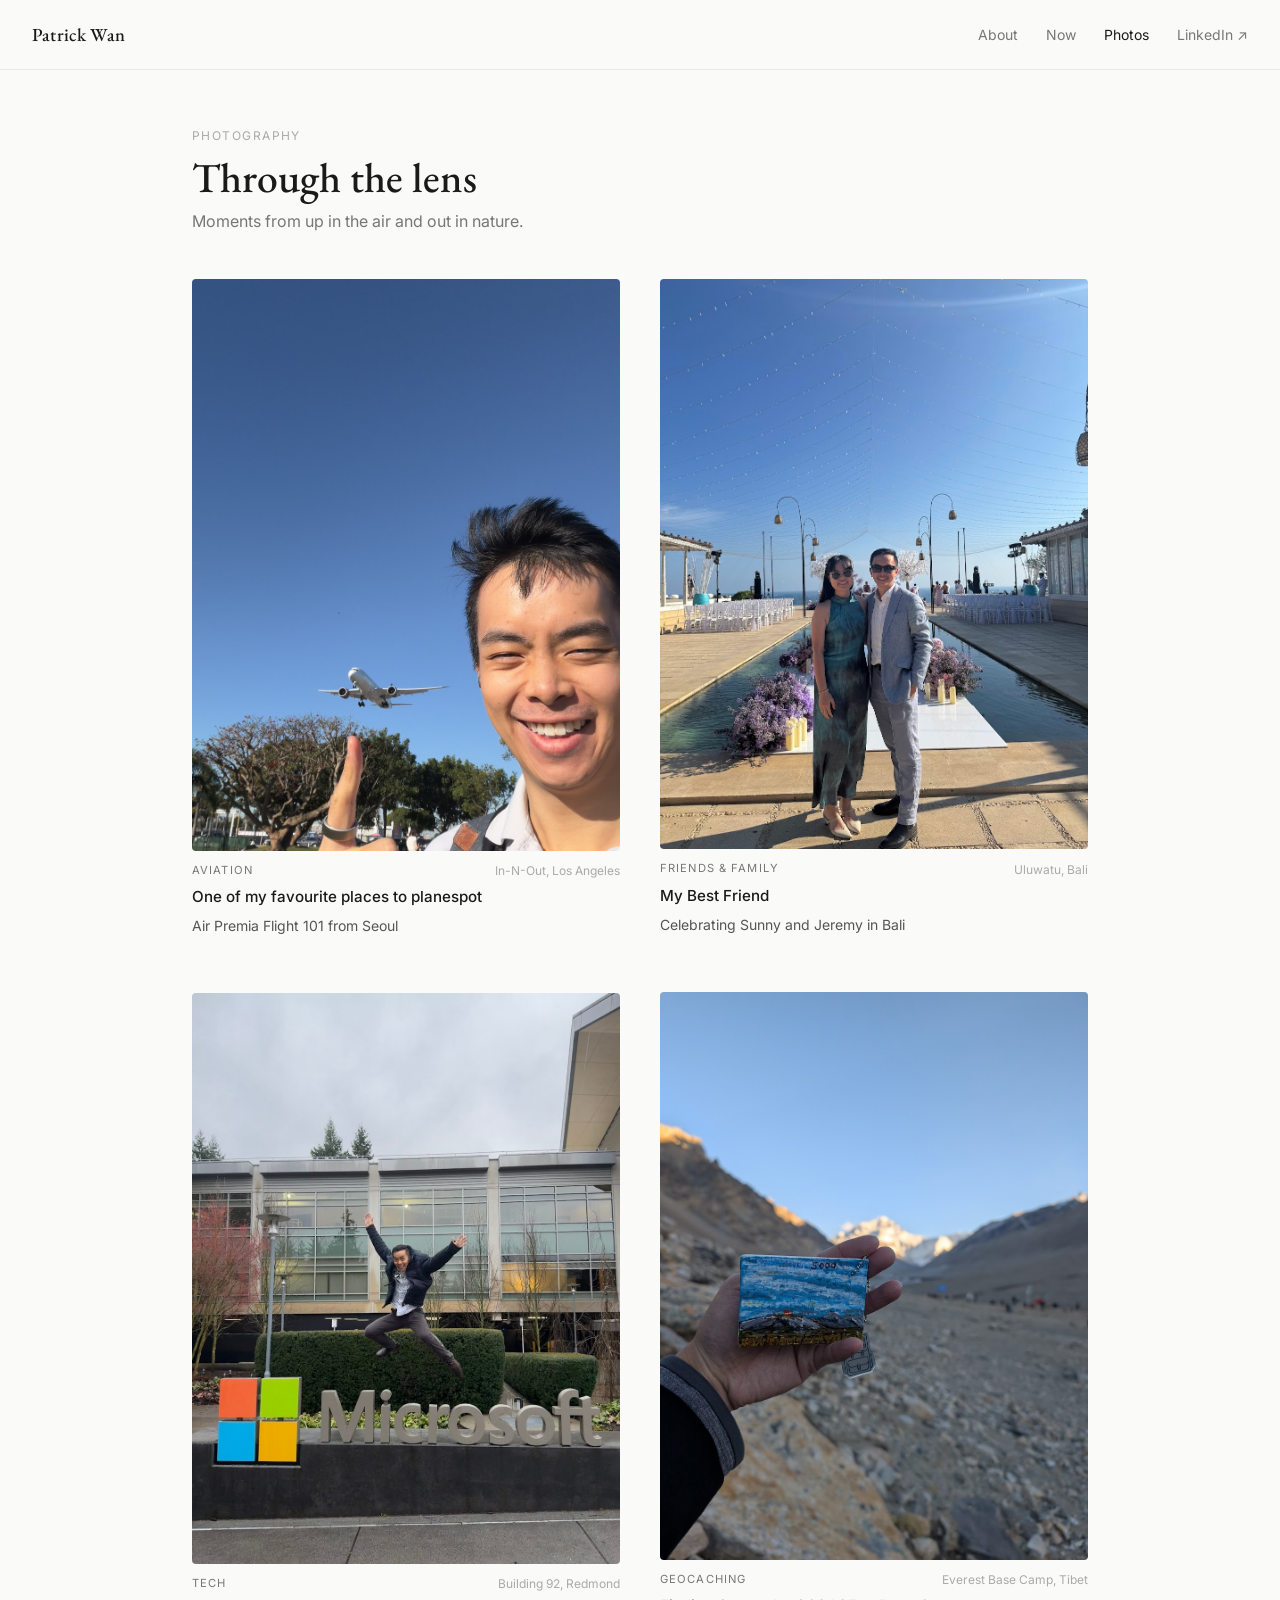
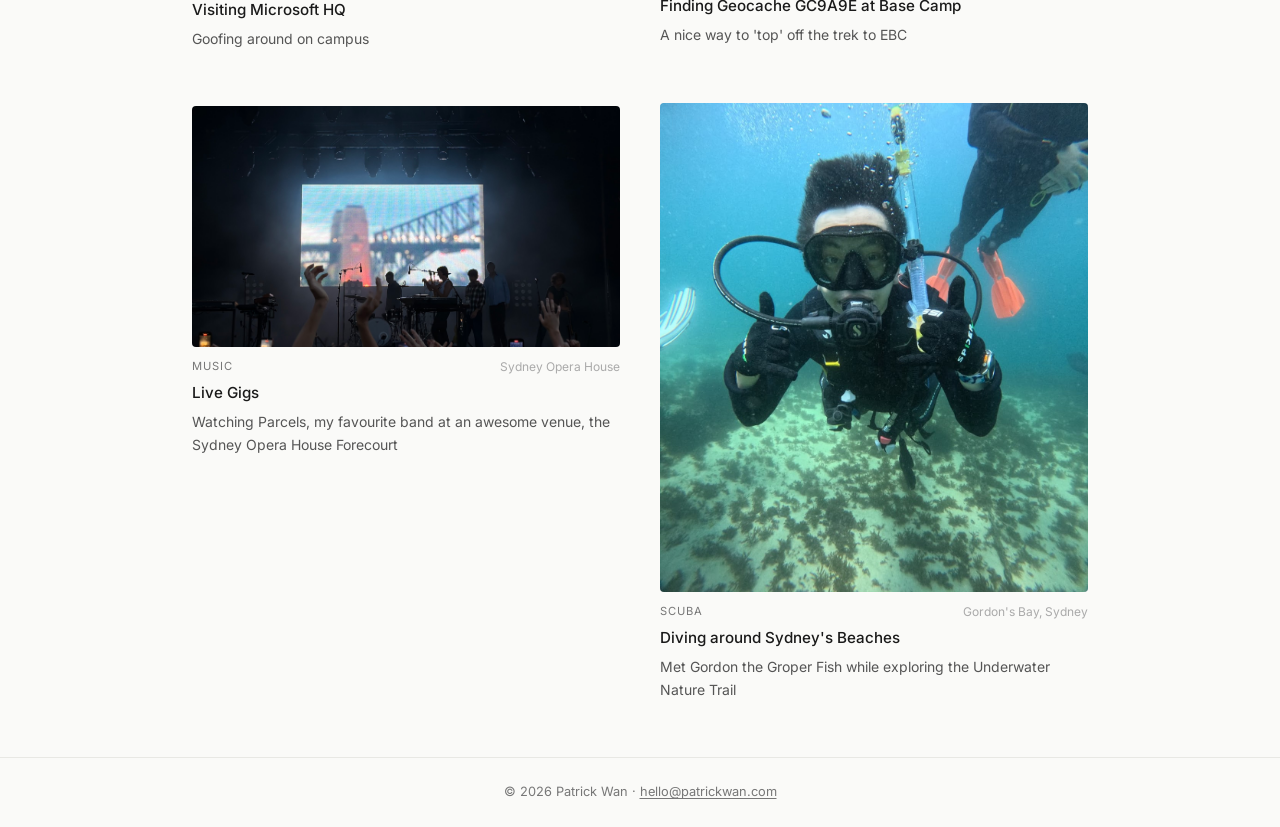
<file: photos/index.html>
<!DOCTYPE html>
<html lang="en-AU">
<head>
  <meta charset="UTF-8">
  <meta name="viewport" content="width=device-width, initial-scale=1.0">
  <title>Photos — Patrick Wan</title>

  <!-- SEO -->
  <meta name="description" content="Photos by Patrick Wan — aviation, tech, music, family, geocaching, scuba, and travel moments through the lens.">
  <meta name="author" content="Patrick Wan">
  <link rel="canonical" href="https://patrickwan.com/photos/">

  <!-- Open Graph -->
  <meta property="og:title" content="Photos — Patrick Wan">
  <meta property="og:description" content="Photos by Patrick Wan — aviation, tech, music, family, geocaching, scuba, and travel moments through the lens.">
  <meta property="og:url" content="https://patrickwan.com/photos/">
  <meta property="og:type" content="website">
  <meta property="og:site_name" content="Patrick Wan">
  <meta property="og:locale" content="en_AU">
  <meta property="og:image" content="https://patrickwan.com/files/og-image.jpg">
  <meta property="og:image:width" content="1200">
  <meta property="og:image:height" content="630">
  <meta property="og:image:alt" content="Patrick Wan — personal site">

  <!-- Twitter -->
  <meta name="twitter:card" content="summary_large_image">
  <meta name="twitter:title" content="Photos — Patrick Wan">
  <meta name="twitter:description" content="Photos by Patrick Wan — aviation, tech, music, family, geocaching, scuba, and travel moments through the lens.">
  <meta name="twitter:image" content="https://patrickwan.com/files/og-image.jpg">

  <!-- Favicons -->
  <link rel="icon" href="/files/favicon-animated-png.png" type="image/png">
  <link rel="apple-touch-icon" sizes="180x180" href="/files/apple-touch-icon.png">
  <link rel="icon" type="image/png" sizes="32x32" href="/files/favicon-32x32.png">
  <link rel="icon" type="image/png" sizes="16x16" href="/files/favicon-16x16.png">
  <link rel="manifest" href="/files/site.webmanifest">
  <link rel="mask-icon" href="/files/safari-pinned-tab.svg" color="#5bbad5">
  <link rel="shortcut icon" href="/files/favicon.ico">
  <meta name="msapplication-TileColor" content="#da532c">
  <meta name="msapplication-config" content="/files/browserconfig.xml">
  <meta name="theme-color" content="#ffffff">

  <!-- Shared stylesheet -->
  <link rel="stylesheet" href="/css/style.css">
</head>
<body>

  <nav>
    <a class="nav-name" href="/">Patrick Wan</a>
    <ul class="nav-links">
      <li><a href="/intro">About</a></li>
      <li><a href="/now">Now</a></li>
      <li><a href="/photos">Photos</a></li>
      <li><a href="https://www.linkedin.com/in/patrick-wan/" target="_blank" rel="noopener">LinkedIn ↗</a></li>
    </ul>
  </nav>

  <main class="photos-wrap">

    <p class="eyebrow">Photography</p>
    <h1>Through the lens</h1>
    <p class="photos-subtitle">Moments from up in the air and out in nature.</p>

    <!--
    ═══════════════════════════════════════════════════════════════
    HOW TO ADD YOUR OWN PHOTOS
    ───────────────────────────────────────────────────────────────
    1. Add your images to the /photos/img/ folder in this repo.
       Recommended: JPEG, ≤2 MB, landscape (3:2 ratio works best).
       Name them simply: 1.jpg, 2.jpg … or descriptively: glider.jpg

    2. For each card below, update:
         src="/photos/img/YOUR-FILE.jpg"
         alt="Your descriptive caption"
         The onerror fallback (Unsplash) will show until you do.

    3. Fill in the photo-title and photo-story text.

    Tip: for large photos you can also commit them via GitHub.com
    (Upload files button) — no git needed.
    ═══════════════════════════════════════════════════════════════
    -->
    <div class="photo-grid">

      <div class="photo-card">
        <div class="photo-img-wrap">
          <img
            src="/photos/img/1.jpg"
            onerror="this.onerror=null;this.src='https://images.unsplash.com/photo-1436491865332-7a61a109cc05?w=900&q=80'"
            alt="Planespotting at LAX"
            loading="lazy"
          >
        </div>
        <div class="photo-meta-row">
          <span class="photo-tag">Aviation</span>
          <span class="photo-loc">In-N-Out, Los Angeles </span>
        </div>
        <div class="photo-title">One of my favourite places to planespot</div>
        <div class="photo-story">Air Premia Flight 101 from Seoul</div>
      </div>

      <div class="photo-card">
        <div class="photo-img-wrap">
          <img
            src="/photos/img/2.jpg"
            onerror="this.onerror=null;this.src='https://images.unsplash.com/photo-1506905925346-21bda4d32df4?w=900&q=80'"
            alt="Person jumping over a Microsoft sign"
            loading="lazy"
          >
        </div>
        <div class="photo-meta-row">
          <span class="photo-tag">Tech</span>
          <span class="photo-loc">Building 92, Redmond</span>
        </div>
        <div class="photo-title">Visiting Microsoft HQ</div>
        <div class="photo-story">Goofing around on campus</div>
      </div>

      <div class="photo-card">
        <div class="photo-img-wrap">
          <img
            src="/photos/img/3.jpg"
            onerror="this.onerror=null;this.src='https://images.unsplash.com/photo-1419242902214-272b3f66ee7a?w=900&q=80'"
            alt="View of a concert stage with the Sydney Harbour Bridge in the background"
            loading="lazy"
          >
        </div>
        <div class="photo-meta-row">
          <span class="photo-tag">Music</span>
          <span class="photo-loc">Sydney Opera House</span>
        </div>
        <div class="photo-title">Live Gigs</div>
        <div class="photo-story">Watching Parcels, my favourite band at an awesome venue, the Sydney Opera House Forecourt</div>
      </div>

      <div class="photo-card">
        <div class="photo-img-wrap">
          <img
            src="/photos/img/4.jpg"
            onerror="this.onerror=null;this.src='https://images.unsplash.com/photo-1464037866556-6812c9d1c72e?w=900&q=80'"
            alt="Photo of a couple"
            loading="lazy"
          >
        </div>
        <div class="photo-meta-row">
          <span class="photo-tag">Friends &amp; Family</span>
          <span class="photo-loc">Uluwatu, Bali</span>
        </div>
        <div class="photo-title">My Best Friend</div>
        <div class="photo-story">Celebrating Sunny and Jeremy in Bali</div>
      </div>

      <div class="photo-card">
        <div class="photo-img-wrap">
          <img
            src="/photos/img/5.jpg"
            onerror="this.onerror=null;this.src='https://images.unsplash.com/photo-1551698618-1dfe5d97d256?w=900&q=80'"
            alt="A small painting held up with Mount Everest in the background"
            loading="lazy"
          >
        </div>
        <div class="photo-meta-row">
          <span class="photo-tag">Geocaching</span>
          <span class="photo-loc">Everest Base Camp, Tibet</span>
        </div>
        <div class="photo-title">Finding Geocache GC9A9E at Base Camp</div>
        <div class="photo-story">A nice way to 'top' off the trek to EBC</div>
      </div>

      <div class="photo-card">
        <div class="photo-img-wrap">
          <img
            src="/photos/img/6.jpg"
            onerror="this.onerror=null;this.src='https://images.unsplash.com/photo-1467803738586-46b7eb7b16a1?w=900&q=80'"
            alt="Scuba Diving"
            loading="lazy"
          >
        </div>
        <div class="photo-meta-row">
          <span class="photo-tag">Scuba</span>
          <span class="photo-loc">Gordon's Bay, Sydney</span>
        </div>
        <div class="photo-title">Diving around Sydney's Beaches</div>
        <div class="photo-story">Met Gordon the Groper Fish while exploring the Underwater Nature Trail</div>
      </div>

    </div><!-- /.photo-grid -->

  </main>

  <!-- ── Lightbox overlay ──────────────────────────────────── -->
  <div id="lightbox" class="lightbox" role="dialog" aria-modal="true" aria-label="Photo viewer" tabindex="-1">
    <span class="lightbox-counter" id="lb-counter"></span>
    <button class="lightbox-close" id="lb-close" aria-label="Close">&#215;</button>
    <button class="lightbox-prev"  id="lb-prev"  aria-label="Previous photo">&#8592;</button>
    <button class="lightbox-next"  id="lb-next"  aria-label="Next photo">&#8594;</button>
    <div class="lightbox-track" id="lb-track"></div>
    <div class="lightbox-caption">
      <div class="lightbox-caption-title" id="lb-title"></div>
      <div class="lightbox-caption-meta"  id="lb-meta"></div>
    </div>
  </div>

  <footer>
    &copy; <span id="yr"></span> Patrick Wan ·
    <a href="mailto:hello@patrickwan.com">hello@patrickwan.com</a>
    <script>document.getElementById('yr').textContent = new Date().getFullYear();</script>
  </footer>

  <script src="/js/nav.js"></script>
  <script>
    (function () {
      // ── elements ─────────────────────────────────────────────
      var wraps  = document.querySelectorAll('.photo-img-wrap');
      var lb     = document.getElementById('lightbox');
      var track  = document.getElementById('lb-track');
      var lbTitle= document.getElementById('lb-title');
      var lbMeta = document.getElementById('lb-meta');
      var lbCtr  = document.getElementById('lb-counter');
      var prevBtn= document.getElementById('lb-prev');
      var nextBtn= document.getElementById('lb-next');
      var current= 0, built = false, lastFocus = null;
      var reduce = window.matchMedia('(prefers-reduced-motion: reduce)').matches;

      var data = Array.from(wraps).map(function (wrap) {
        var img  = wrap.querySelector('img');
        var card = wrap.closest('.photo-card');
        return {
          el   : img,
          alt  : img.alt,
          title: card.querySelector('.photo-title').textContent,
          tag  : card.querySelector('.photo-tag').textContent,
          loc  : card.querySelector('.photo-loc').textContent
        };
      });

      // ── build the slide track once (lazily, so grid src has resolved) ──
      function build() {
        data.forEach(function (d) {
          var slide = document.createElement('div');
          slide.className = 'lightbox-slide';
          var img = document.createElement('img');
          img.src = d.el.currentSrc || d.el.src;
          img.alt = d.alt;
          var oe = d.el.getAttribute('onerror');
          if (oe) img.setAttribute('onerror', oe);   // preserve grid fallback
          slide.appendChild(img);
          track.appendChild(slide);
        });
        track.addEventListener('scroll', onScroll, { passive: true });
        built = true;
      }

      // ── update caption / counter / button state for index i ──
      function syncFrom(i) {
        current = i;
        var d = data[i];
        lbTitle.textContent = d.title;
        lbMeta.textContent  = d.tag + ' · ' + d.loc;
        lbCtr.textContent   = (i + 1) + ' / ' + data.length;
        prevBtn.disabled = (i === 0);
        nextBtn.disabled = (i === data.length - 1);
      }

      // rAF-throttled scroll → keep caption/counter in sync while swiping
      var raf = 0;
      function onScroll() {
        if (raf) return;
        raf = requestAnimationFrame(function () {
          raf = 0;
          var i = Math.round(track.scrollLeft / track.clientWidth);
          i = Math.max(0, Math.min(data.length - 1, i));
          if (i !== current) syncFrom(i);
        });
      }

      // ── open / navigate / close ──────────────────────────────
      function show(index) {
        if (!built) build();
        var i = Math.max(0, Math.min(data.length - 1, index));
        lastFocus = document.activeElement;
        lb.classList.add('open');
        document.body.style.overflow = 'hidden';
        void track.offsetWidth;                  // force layout so clientWidth is valid
        track.scrollLeft = i * track.clientWidth; // jump to the tapped photo (no animation)
        syncFrom(i);
        lb.focus();
      }

      function go(index) {
        var i = Math.max(0, Math.min(data.length - 1, index));
        syncFrom(i);                              // update now so rapid presses aren't stale
        track.scrollTo({ left: i * track.clientWidth, behavior: reduce ? 'auto' : 'smooth' });
      }

      function close() {
        lb.classList.remove('open');
        document.body.style.overflow = '';
        if (lastFocus && lastFocus.focus) lastFocus.focus();
      }

      // ── wiring ───────────────────────────────────────────────
      wraps.forEach(function (wrap, i) {
        wrap.addEventListener('click', function () { show(i); });
      });

      document.getElementById('lb-close').addEventListener('click', close);
      prevBtn.addEventListener('click', function (e) { e.stopPropagation(); go(current - 1); });
      nextBtn.addEventListener('click', function (e) { e.stopPropagation(); go(current + 1); });

      // tap the dark area (not the photo) to close
      track.addEventListener('click', function (e) {
        if (e.target.tagName !== 'IMG') close();
      });
      lb.addEventListener('click', function (e) {
        if (e.target === lb) close();
      });

      // keep alignment on resize / orientation change
      window.addEventListener('resize', function () {
        if (lb.classList.contains('open')) track.scrollLeft = current * track.clientWidth;
      });

      document.addEventListener('keydown', function (e) {
        if (!lb.classList.contains('open')) return;
        if (e.key === 'Escape')      close();
        if (e.key === 'ArrowLeft')   go(current - 1);
        if (e.key === 'ArrowRight')  go(current + 1);
      });
    })();
  </script>
</body>
</html>
</file>
<file: css/style.css>
﻿/* ============================================================
   patwan112.github.io ΓÇô shared stylesheet
   Fonts: EB Garamond (headings / logotype) ┬╖ Inter (body)
   ============================================================ */

@import url('https://fonts.googleapis.com/css2?family=EB+Garamond:ital,wght@0,400;0,500;0,600;1,400;1,500&family=Inter:ital,wght@0,400;0,500;1,400;1,500&display=swap');

/* ---- design tokens ---- */
:root {
  --bg:     #fafaf8;
  --fg:     #1a1a1a;
  --muted:  #777;
  --soft:   #aaa;
  --border: #e8e8e4;
  --white:  #fff;
  /* offset for anchor jumps so the sticky nav doesn't cover the target.
     Overridden larger on mobile (where the nav stacks taller). */
  --sticky-offset: 86px;
}

/* ---- reset / base ---- */
*, *::before, *::after {
  box-sizing: border-box;
  margin: 0;
  padding: 0;
}

html {
  font-size: 16px;
  scroll-behavior: smooth;
  scroll-padding-top: var(--sticky-offset);
}
/* Respect users who prefer reduced motion — no smooth-scroll animation. */
@media (prefers-reduced-motion: reduce) {
  html { scroll-behavior: auto; }
}

body {
  background: var(--bg);
  color: var(--fg);
  font-family: 'Inter', sans-serif;
  line-height: 1.6;
  -webkit-font-smoothing: antialiased;
}

a { color: inherit; }
a:hover { text-decoration: underline; }
img { display: block; max-width: 100%; }

/* ============================================================
   NAV
   ============================================================ */
nav {
  display: flex;
  align-items: center;
  justify-content: space-between;
  padding: 1.25rem 2rem;
  border-bottom: 1px solid var(--border);
  position: sticky;
  top: 0;
  background: var(--bg);
  z-index: 100;
}

.nav-name {
  font-family: 'EB Garamond', serif;
  font-size: 1.15rem;
  font-weight: 500;
  text-decoration: none;
  color: var(--fg);
  letter-spacing: 0.01em;
  flex-shrink: 0;
}
.nav-name:hover {
  text-decoration: none;
  opacity: 0.7;
}

.nav-links {
  list-style: none;
  display: flex;
  gap: 1.75rem;
  align-items: center;
  flex-wrap: wrap;
}
.nav-links a {
  font-family: 'Inter', sans-serif;
  font-size: 0.875rem;
  color: var(--muted);
  text-decoration: none;
  transition: color 0.15s;
}
.nav-links a:hover,
.nav-links a.active {
  color: var(--fg);
  text-decoration: none;
}

@media (max-width: 600px) {
  /* nav stacks taller when wrapped, so jump targets need more clearance */
  :root { --sticky-offset: 112px; }
  /* Stack + centre on narrow screens so the brand and links don't wrap into
     a lopsided block. Works for the plain-text inner-page nav and the home
     page's frosted pills alike (both inherit this shared layout). */
  nav {
    flex-direction: column;
    justify-content: center;
    gap: 0.7rem;
    padding: 0.9rem 1.25rem;
  }
  .nav-links {
    width: 100%;
    justify-content: center;
    gap: 0.5rem 0.85rem;
  }
  .nav-links a { font-size: 0.8rem; }
}

/* ============================================================
   HOME ΓÇö CARD
   ============================================================ */
.home-wrap {
  min-height: calc(100vh - 62px);
  display: flex;
  align-items: center;
  justify-content: center;
  padding: 3rem 1.25rem;
  position: relative; /* required for the optional background overlay */
  background-size: cover;
  background-position: center;
  background-repeat: no-repeat;
}

/* semi-transparent overlay ΓÇö only visible when a bg image is active */
.home-wrap::before {
  content: '';
  position: absolute;
  inset: 0;
  background: transparent;   /* set to e.g. rgba(0,0,0,0.35) once you add a bg image */
  pointer-events: none;
  z-index: 0;
}

/* keep card above the overlay */
.home-wrap .card {
  position: relative;
  z-index: 1;
}

.card {
  background: var(--white);
  border: 1px solid var(--border);
  border-radius: 16px;
  padding: 2.5rem 2rem 2.25rem;
  width: 100%;
  max-width: 380px;
  text-align: center;
  box-shadow: 0 2px 24px rgba(0, 0, 0, 0.06);
}

.card-photo {
  width: 84px;
  height: 84px;
  border-radius: 50%;
  object-fit: cover;
  margin: 0 auto 1.25rem;
  box-shadow: 0 0 0 3px var(--white), 0 0 0 4px var(--border);
}

.card-name {
  font-family: 'EB Garamond', serif;
  font-size: 2.2rem;
  font-weight: 500;
  line-height: 1.2;
  margin-bottom: 0.35rem;
  color: var(--fg);
}

.card-role {
  font-family: 'EB Garamond', serif;
  font-style: italic;
  font-size: 1.05rem;
  color: var(--muted);
  margin-bottom: 0.3rem;
}

.card-loc {
  font-family: 'Inter', sans-serif;
  font-size: 0.8rem;
  color: var(--soft);
  margin-bottom: 1.5rem;
}

/* social icon row */
.card-icons {
  display: flex;
  justify-content: center;
  gap: 0.55rem;
  flex-wrap: wrap;
  margin-bottom: 1.5rem;
}

.icon-btn {
  width: 34px;
  height: 34px;
  border-radius: 50%;
  border: 1.5px solid var(--border);
  background: var(--white);
  display: inline-flex;
  align-items: center;
  justify-content: center;
  color: var(--fg);
  text-decoration: none;
  transition: background 0.15s, color 0.15s, border-color 0.15s;
  flex-shrink: 0;
  position: relative;
}
.icon-btn svg {
  width: 15px;
  height: 15px;
  fill: currentColor;
  flex-shrink: 0;
}
.icon-btn:hover {
  background: var(--fg);
  border-color: var(--fg);
  color: var(--white);
  text-decoration: none;
}

/* CSS tooltip ΓÇö triggered by data-label attribute */
.icon-btn::after {
  content: attr(data-label);
  position: absolute;
  bottom: calc(100% + 7px);
  left: 50%;
  transform: translateX(-50%) translateY(3px);
  background: var(--fg);
  color: var(--white);
  font-family: 'Inter', sans-serif;
  font-size: 11px;
  font-weight: 500;
  white-space: nowrap;
  padding: 4px 8px;
  border-radius: 5px;
  pointer-events: none;
  opacity: 0;
  transition: opacity 0.15s, transform 0.15s;
  z-index: 20;
}
.icon-btn::before {
  content: '';
  position: absolute;
  bottom: calc(100% + 2px);
  left: 50%;
  transform: translateX(-50%);
  border: 4px solid transparent;
  border-top-color: var(--fg);
  pointer-events: none;
  opacity: 0;
  transition: opacity 0.15s;
  z-index: 20;
}
.icon-btn:hover::after {
  opacity: 1;
  transform: translateX(-50%) translateY(0);
}
.icon-btn:hover::before {
  opacity: 1;
}

/* nav buttons */
.card-nav {
  display: flex;
  flex-direction: column;
  align-items: center;
  gap: 0.65rem;
}

.card-nav-btn {
  font-family: 'EB Garamond', serif;
  font-size: 1.05rem;
  font-weight: 500;
  display: inline-block;
  width: 100%;
  max-width: 220px;
  padding: 0.55rem 1rem;
  border-radius: 100px;
  border: 1.5px solid var(--border);
  background: var(--white);
  color: var(--fg);
  text-decoration: none;
  text-align: center;
  transition: background 0.15s, color 0.15s, border-color 0.15s;
}
.card-nav-btn:hover {
  background: var(--fg);
  border-color: var(--fg);
  color: var(--white);
  text-decoration: none;
}

@media (max-width: 480px) {
  .card { padding: 2rem 1.5rem 1.75rem; }
}

/* ============================================================
   PROSE PAGES  (about, now)
   ============================================================ */
.page-wrap {
  max-width: 620px;
  margin: 0 auto;
  padding: 3.5rem 2rem;
}
@media (max-width: 600px) {
  .page-wrap { padding: 2rem 1.25rem; }
}

.eyebrow {
  font-family: 'Inter', sans-serif;
  font-size: 0.75rem;
  text-transform: uppercase;
  letter-spacing: 0.12em;
  color: var(--soft);
  margin-bottom: 0.5rem;
}

.page-wrap h1 {
  font-family: 'EB Garamond', serif;
  font-size: 2.6rem;
  font-weight: 500;
  line-height: 1.15;
  margin-bottom: 0.5rem;
  color: var(--fg);
}

/* when there's no subtitle, restore breathing room before body copy */
.page-wrap h1:not(:has(+ .photos-subtitle)) {
  margin-bottom: 1.75rem;
}

.page-wrap p {
  margin-bottom: 1.1rem;
  font-size: 1rem;
  line-height: 1.75;
}

.page-wrap a {
  color: var(--fg);
  text-decoration: underline;
  text-underline-offset: 2px;
}

.page-wrap ul {
  margin: 0.5rem 0 1.1rem 1.4rem;
}
.page-wrap li {
  margin-bottom: 0.4rem;
  font-size: 1rem;
  line-height: 1.7;
}

.page-wrap h3 {
  font-family: 'EB Garamond', serif;
  font-size: 1.3rem;
  font-weight: 500;
  margin: 2rem 0 0.5rem;
  color: var(--fg);
}

/* pill link row */
.pill-row {
  display: flex;
  flex-wrap: wrap;
  gap: 0.5rem;
  margin-top: 2.25rem;
}

.pill {
  font-family: 'Inter', sans-serif;
  font-size: 0.875rem;
  padding: 0.45rem 1rem;
  border-radius: 100px;
  border: 1.5px solid var(--border);
  background: var(--white);
  color: var(--fg);
  text-decoration: none;
  transition: background 0.15s, color 0.15s, border-color 0.15s;
  display: inline-block;
}
.pill:hover {
  background: var(--fg);
  border-color: var(--fg);
  color: var(--white);
  text-decoration: none;
}

/* small muted footer note */
.page-note {
  font-size: 0.8rem;
  color: var(--muted);
  margin-top: 2.5rem;
  line-height: 1.6;
}
.page-note a {
  color: var(--muted);
  text-underline-offset: 2px;
}

/* ============================================================
   NOW PAGE ΓÇö month blocks
   ============================================================ */
.now-block {
  margin-bottom: 2.5rem;
}

.now-month {
  font-family: 'Inter', sans-serif;
  font-size: 0.72rem;
  font-weight: 500;
  text-transform: uppercase;
  letter-spacing: 0.12em;
  color: var(--soft);
  padding-bottom: 0.5rem;
  border-bottom: 1px solid var(--border);
  margin-bottom: 0.75rem;
}

.now-block ul {
  list-style: none;
  margin: 0;
  padding: 0;
}
.now-block li {
  padding: 0.2rem 0;
  font-size: 0.975rem;
  line-height: 1.7;
}
.now-block li em,
.now-highlight li em {
  font-style: italic;
  font-size: inherit;
}
.now-block li sup,
.now-highlight li sup {
  font-size: 0.7em;
  line-height: 0;
  vertical-align: super;
}
.now-block li sub,
.now-highlight li sub {
  font-size: 0.7em;
  line-height: 0;
  vertical-align: sub;
}
.now-block li strong,
.now-highlight li strong {
  font-weight: 600;
}
.now-block a {
  color: var(--fg);
  text-decoration: underline;
  text-underline-offset: 2px;
}

/* ============================================================
   PHOTOS PAGE
   ============================================================ */
.photos-wrap {
  max-width: 960px;
  margin: 0 auto;
  padding: 3.5rem 2rem;
}
@media (max-width: 600px) {
  .photos-wrap { padding: 2rem 1.25rem; }
}

.photos-wrap h1 {
  font-family: 'EB Garamond', serif;
  font-size: 2.6rem;
  font-weight: 500;
  line-height: 1.15;
  margin-bottom: 0.5rem;
  color: var(--fg);
}

.photos-subtitle {
  font-size: 1rem;
  color: var(--muted);
  margin-bottom: 2.75rem;
  line-height: 1.6;
}

.photo-grid {
  columns: 2;
  column-gap: 2.5rem;
}
.photo-card {
  break-inside: avoid;
  margin-bottom: 3.5rem;
}
@media (max-width: 600px) {
  .photo-grid { columns: 1; column-gap: 0; }
  .photo-card { margin-bottom: 2.5rem; }
}

.photo-img-wrap {
  overflow: hidden;
  border-radius: 4px;
  margin-bottom: 0.65rem;
  cursor: pointer;
}
/* Natural proportions ΓÇö no forced crop. Portrait shots stay tall,
   landscape shots stay wide. overflow:hidden clips the scale hover. */
.photo-img-wrap img {
  width: 100%;
  height: auto;
  display: block;
  transition: transform 0.4s ease;
}
.photo-img-wrap:hover img {
  transform: scale(1.03);
}

/* ============================================================
   PHOTOS ΓÇö lightbox
   ============================================================ */
.lightbox {
  display: none;
  position: fixed;
  inset: 0;
  background: rgba(10, 10, 10, 0.94);
  z-index: 1000;
  align-items: center;
  justify-content: center;
  flex-direction: column;
  padding: 1rem;
}
.lightbox.open { display: flex; }

/* swipeable scroll-snap track — one slide per photo */
.lightbox-track {
  display: flex;
  width: 100%;
  height: 100%;
  overflow-x: auto;
  overflow-y: hidden;
  scroll-snap-type: x mandatory;
  overscroll-behavior: contain;  /* stop swipe triggering browser back/forward */
  touch-action: pan-x;           /* horizontal pan only; don't scroll the page */
  scrollbar-width: none;         /* Firefox */
}
.lightbox-track::-webkit-scrollbar { display: none; }  /* Chrome / Safari */

.lightbox-slide {
  flex: 0 0 100%;
  width: 100%;
  height: 100%;
  scroll-snap-align: start;
  scroll-snap-stop: always;      /* one image per swipe */
  display: flex;
  align-items: center;
  justify-content: center;
  padding: 1rem 1rem 5.5rem;      /* extra bottom room so the caption clears the image */
}
.lightbox-slide img {
  max-width: calc(100vw - 6rem);
  max-height: 100%;               /* fits the padded slide (bottom padding reserves caption space) */
  object-fit: contain;
  border-radius: 2px;
  user-select: none;
  -webkit-user-drag: none;
}

.lightbox-caption {
  position: fixed;
  bottom: 1rem;
  left: 0;
  right: 0;
  padding: 0 3.5rem;       /* keep clear of the prev/next arrows */
  text-align: center;
  pointer-events: none;    /* never intercept swipes / taps */
  z-index: 1001;
}
.lightbox-caption-title {
  font-family: 'Inter', sans-serif;
  font-size: 0.875rem;
  font-weight: 500;
  color: rgba(255, 255, 255, 0.88);
}
.lightbox-caption-meta {
  font-family: 'Inter', sans-serif;
  font-size: 0.75rem;
  color: rgba(255, 255, 255, 0.45);
  margin-top: 0.2rem;
}

/* close / prev / next */
.lightbox-close,
.lightbox-prev,
.lightbox-next {
  position: fixed;
  background: none;
  border: none;
  color: rgba(255, 255, 255, 0.6);
  cursor: pointer;
  line-height: 1;
  padding: 0.75rem;
  transition: color 0.15s;
  user-select: none;
  z-index: 1001;
  font-family: 'Inter', sans-serif;
}
.lightbox-close:hover,
.lightbox-prev:hover,
.lightbox-next:hover { color: #fff; }

.lightbox-prev:disabled,
.lightbox-next:disabled {
  opacity: 0.25;
  cursor: default;
}

.lightbox-close {
  top: 1rem;
  right: 1.25rem;
  font-size: 1.75rem;
}
.lightbox-prev,
.lightbox-next {
  top: 50%;
  transform: translateY(-50%);
  font-size: 1.75rem;
}
.lightbox-prev { left: 0.75rem; }
.lightbox-next { right: 0.75rem; }

/* counter */
.lightbox-counter {
  position: fixed;
  top: 1.25rem;
  left: 50%;
  transform: translateX(-50%);
  font-family: 'Inter', sans-serif;
  font-size: 0.75rem;
  color: rgba(255, 255, 255, 0.4);
  user-select: none;
  z-index: 1001;
}

@media (max-width: 600px) {
  .lightbox-slide { padding-bottom: 6rem; }   /* a touch more room for wrapped captions */
  .lightbox-slide img {
    max-width: calc(100vw - 2rem);
  }
  .lightbox-prev { left: 0.25rem; }
  .lightbox-next { right: 0.25rem; }
}

.photo-meta-row {
  display: flex;
  justify-content: space-between;
  align-items: center;
  margin-bottom: 0.3rem;
}
.photo-tag {
  font-size: 0.7rem;
  text-transform: uppercase;
  letter-spacing: 0.1em;
  color: var(--muted);
}
.photo-loc {
  font-size: 0.75rem;
  color: var(--soft);
}
.photo-title {
  font-family: 'Inter', sans-serif;
  font-weight: 500;
  font-size: 0.95rem;
  margin-bottom: 0.3rem;
  color: var(--fg);
}
.photo-story {
  font-size: 0.875rem;
  color: #555;
  line-height: 1.65;
}

/* ============================================================
   FOOTER
   ============================================================ */
footer {
  border-top: 1px solid var(--border);
  padding: 1.5rem 2rem;
  font-size: 0.8rem;
  color: var(--muted);
  text-align: center;
  line-height: 1.6;
}
footer a {
  color: var(--muted);
  text-decoration: underline;
  text-underline-offset: 2px;
}

/* ============================================================
   NOW PAGE ΓÇö history / collapsible year sections
   ============================================================ */
.now-history-heading {
  font-family: 'Inter', sans-serif;
  font-size: 0.75rem;
  font-weight: 500;
  text-transform: uppercase;
  letter-spacing: 0.12em;
  color: var(--soft);
  margin: 3rem 0 1.1rem;
  padding-bottom: 0.5rem;
  border-bottom: 1px solid var(--border);
}

/* each year = a <details> element */
.now-year {
  border: 1px solid var(--border);
  border-radius: 8px;
  margin-bottom: 0.65rem;
  overflow: hidden;
}

.now-year > summary {
  list-style: none;
  -webkit-appearance: none;
  cursor: pointer;
  display: flex;
  align-items: center;
  justify-content: space-between;
  padding: 0.85rem 1.25rem;
  font-family: 'EB Garamond', serif;
  font-size: 1.4rem;
  font-weight: 500;
  color: var(--fg);
  user-select: none;
  transition: background 0.15s;
  gap: 0.5rem;
}
.now-year > summary::-webkit-details-marker { display: none; }
.now-year > summary::marker { display: none; }
.now-year > summary:hover { background: rgba(0, 0, 0, 0.025); }

.now-year-chevron {
  font-size: 0.7rem;
  color: var(--soft);
  font-family: 'Inter', sans-serif;
  transition: transform 0.2s ease;
  flex-shrink: 0;
}
details[open] .now-year-chevron {
  transform: rotate(180deg);
}

.now-year-body {
  padding: 1.1rem 1.25rem 0.75rem;
  border-top: 1px solid var(--border);
}

/* highlight block inside each year */
.now-highlight {
  background: #f4f4f1;
  border-radius: 6px;
  padding: 0.85rem 1rem;
  margin-bottom: 1.75rem;
}
.now-highlight-label {
  font-family: 'Inter', sans-serif;
  font-size: 0.68rem;
  font-weight: 500;
  text-transform: uppercase;
  letter-spacing: 0.11em;
  color: var(--muted);
  margin-bottom: 0.45rem;
}
.now-highlight ul {
  list-style: none;
  margin: 0;
  padding: 0;
}
.now-highlight li {
  font-size: 1.075rem;
  color: var(--fg);
  line-height: 1.7;
  padding: 0.15rem 0;
}

/* skeleton / unfilled month */
.now-placeholder {
  color: var(--soft) !important;
  font-style: italic;
}

/* Hide the top "Current Entry" scaffold while it only contains the
   placeholder bullet. The block re-appears automatically the moment a
   real <li> is added (or the placeholder class is removed). Scoped to
   the top-level block so year-internal placeholders still render. */
.page-wrap > .now-block:has(> ul > li.now-placeholder:only-child) {
  display: none;
}

/* ============================================================
   JOURNAL PAGE — quarterly notes & musings
   ============================================================ */
/* Horizontal, swipeable "table of contents" strip.
   It's a <nav>, so first neutralise the global sticky nav styling. */
.journal-toc {
  display: block;
  position: static;
  padding: 0;
  border: 0;
  background: transparent;
  z-index: auto;
  margin: 0 0 2.25rem;
}
.journal-toc ul {
  list-style: none;
  display: flex;
  gap: 0.5rem;
  margin: 0;
  /* right padding lets the last pill peek out past the fade as a scroll hint */
  padding: 0 1.5rem 0.55rem 0;
  overflow-x: auto;
  overflow-y: hidden;
  -webkit-overflow-scrolling: touch;
  scrollbar-width: thin;
  /* fade the right edge to signal there's more to scroll horizontally */
  -webkit-mask-image: linear-gradient(to right, #000 calc(100% - 1.5rem), transparent 100%);
          mask-image: linear-gradient(to right, #000 calc(100% - 1.5rem), transparent 100%);
}
.journal-toc li { margin: 0; }
.journal-toc a {
  flex: 0 0 auto;
  white-space: nowrap;
  font-family: 'Inter', sans-serif;
  font-size: 0.8rem;
  line-height: 1.4;
  padding: 0.4rem 0.9rem;
  border-radius: 100px;
  border: 1.5px solid var(--border);
  background: var(--white);
  color: var(--fg);
  text-decoration: none;
  transition: background 0.15s, color 0.15s, border-color 0.15s;
}
.journal-toc a:focus-visible {
  outline: 2px solid var(--fg);
  outline-offset: 2px;
}
/* hover only on real pointer devices, so taps don't leave pills "stuck" */
@media (hover: hover) {
  .journal-toc a:hover {
    background: var(--fg);
    border-color: var(--fg);
    color: var(--white);
  }
}

/* Each quarter = an <article>; tabindex="-1" lets anchor clicks move keyboard
   focus into the entry instead of snapping back to the top on next Tab. */
.journal-entry {
  margin-bottom: 2.75rem;
  scroll-margin-top: var(--sticky-offset);
}
.journal-entry:focus { outline: none; }
.journal-entry h2 {
  font-family: 'EB Garamond', serif;
  font-size: 1.65rem;
  font-weight: 500;
  line-height: 1.2;
  color: var(--fg);
  margin-bottom: 0.6rem;
  padding-bottom: 0.4rem;
  border-bottom: 1px solid var(--border);
}
.journal-entry > p {
  margin-bottom: 0.9rem;
  font-size: 1rem;
  line-height: 1.75;
}
.journal-entry ul {
  margin: 0.5rem 0 0 1.4rem;
}
.journal-entry li {
  margin-bottom: 0.45rem;
  font-size: 1rem;
  line-height: 1.7;
}
@media (max-width: 600px) {
  .journal-toc { margin-bottom: 1.75rem; }
  .journal-entry h2 { font-size: 1.4rem; }
  .journal-entry li { font-size: 0.95rem; line-height: 1.65; }
}

/* ============================================================
   NOW PAGE — mobile readability (tighter boxes + smaller type)
   Kept at the end of the file so it follows the desktop .now-*
   rules and wins on source order at equal specificity.
   ============================================================ */
@media (max-width: 600px) {
  .now-month { font-size: 0.68rem; }
  .now-block { margin-bottom: 1.8rem; }
  .now-block li { font-size: 0.9rem; line-height: 1.6; }

  .now-year > summary { font-size: 1.15rem; padding: 0.8rem 0.95rem; }
  .now-year-body { padding: 0.9rem 0.95rem 0.6rem; }

  .now-highlight { padding: 0.7rem 0.85rem; margin-bottom: 1.4rem; }
  .now-highlight-label { font-size: 0.64rem; }
  .now-highlight li { font-size: 0.95rem; line-height: 1.6; }

  .now-history-heading { margin: 2.25rem 0 0.9rem; }
}
</file>
